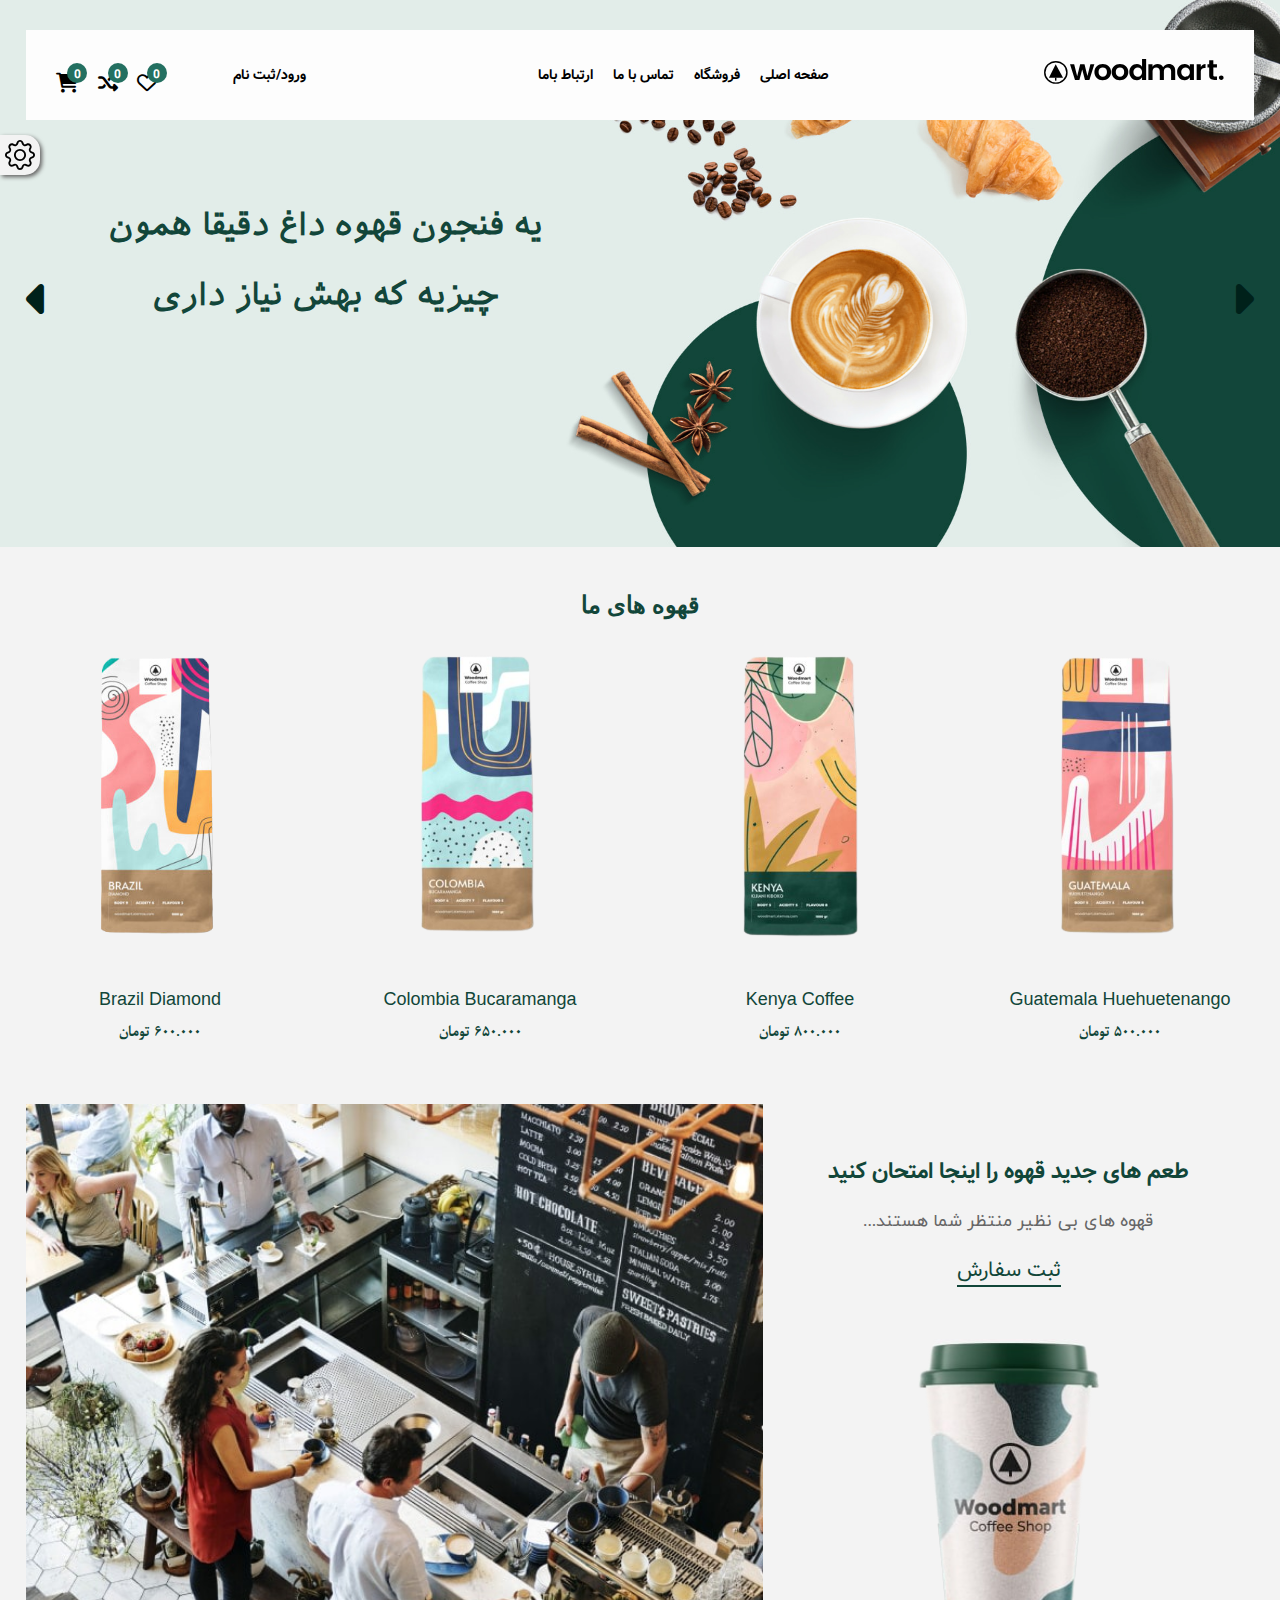
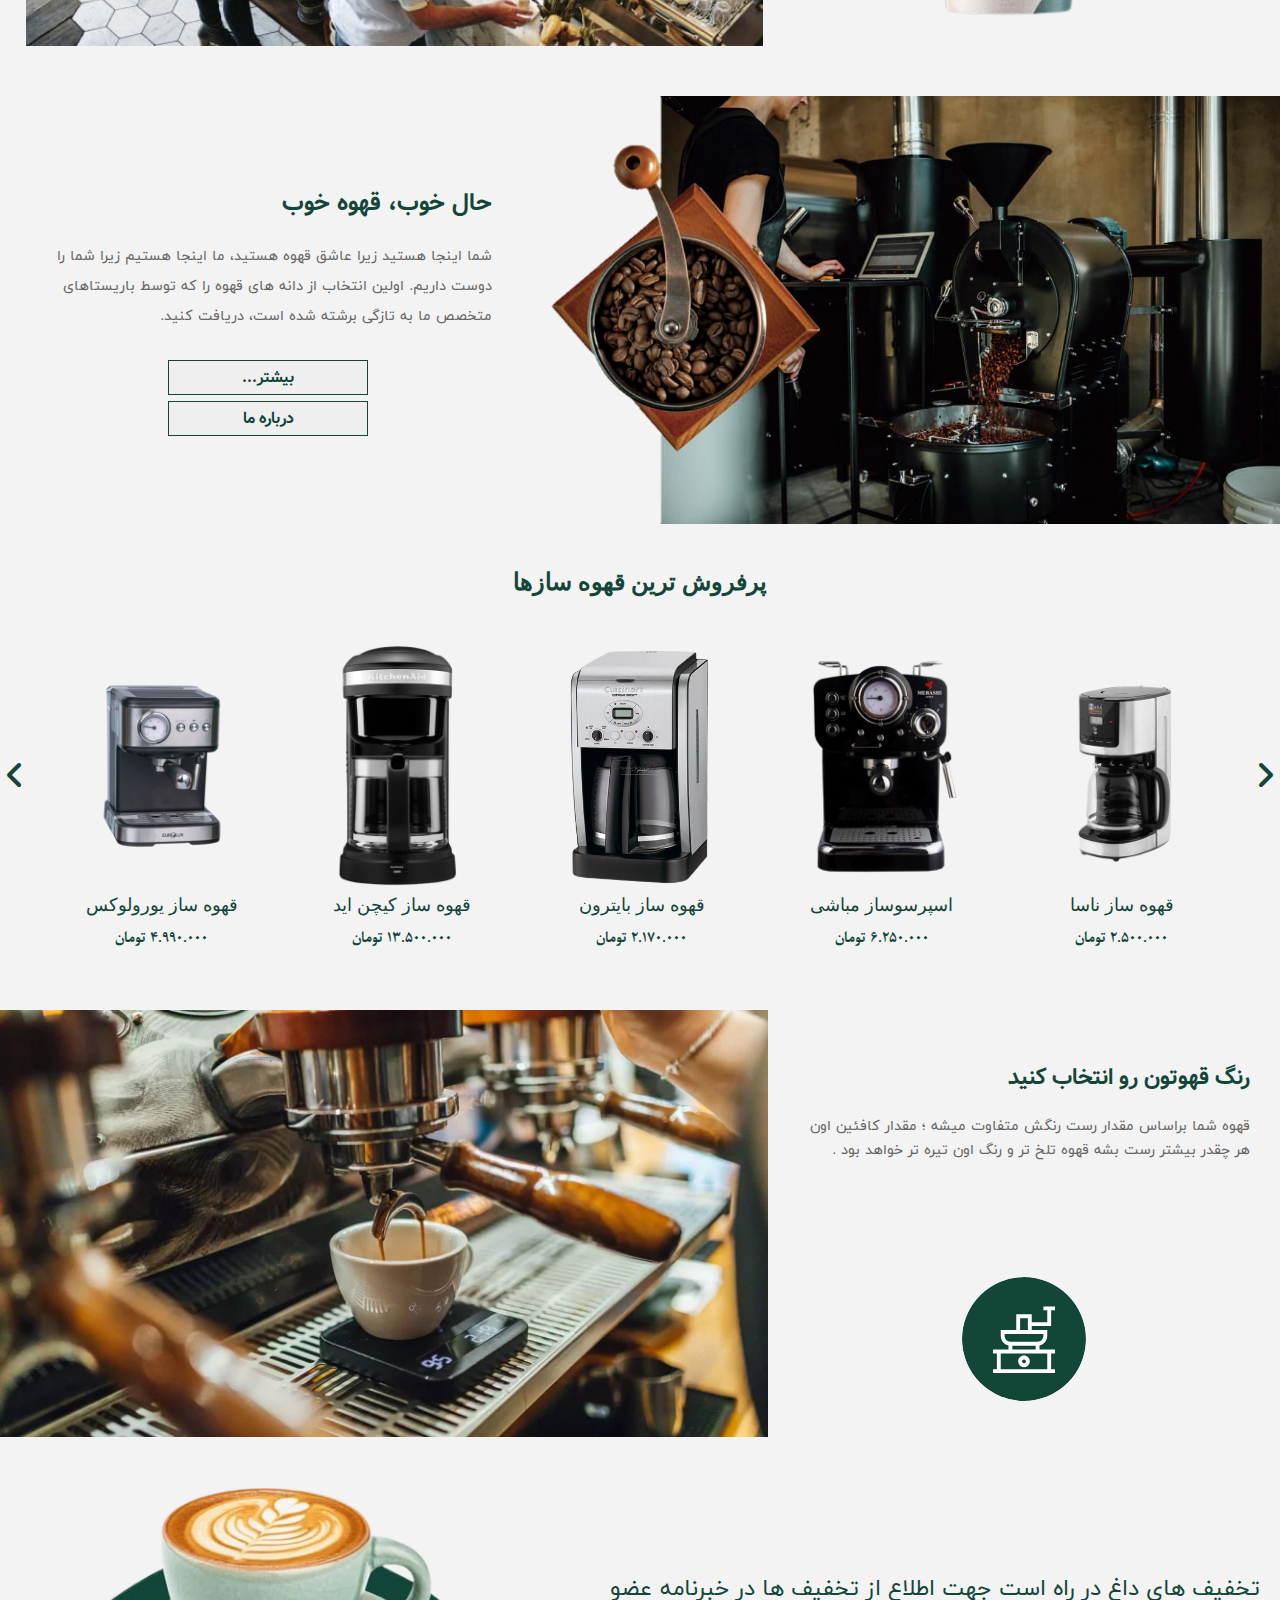
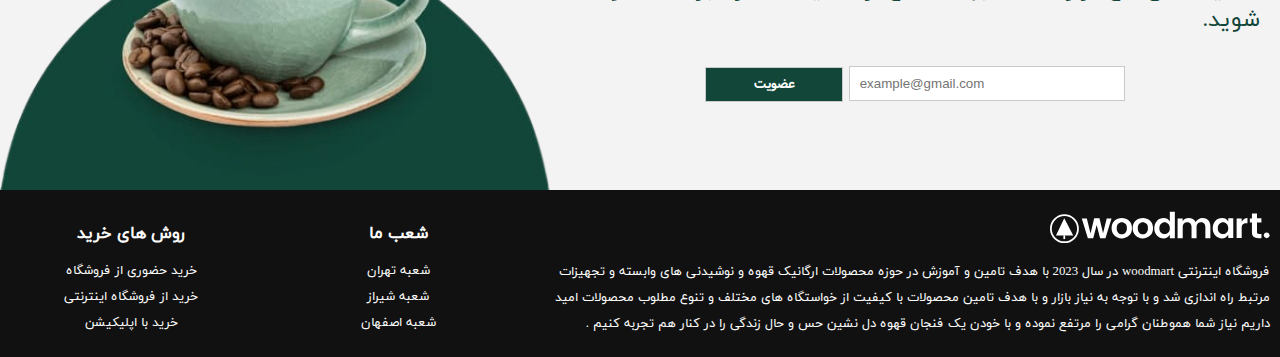
<file: index.html>
<!DOCTYPE html>
<html lang="fa-IR" dir="rtl">

<head>
    <meta charset="UTF-8">
    <meta http-equiv="X-UA-Compatible" content="IE=edge">
    <meta name="viewport" content="width=device-width, initial-scale=1.0">
    <title>Coffee Home</title>
    <link rel="stylesheet" href="includes/css/style.css">
    <link rel="stylesheet" href="includes/css/all.css">
    <script src="includes/js/app.js" defer></script>
    <script src="includes/js/mode.js" defer></script>
    <link rel="shortcut icon" href="images/icon/shortcut-icon.png" type="image/x-icon">
</head>

<body>
    <!-- header -->
    <header>
        <!-- slide show -->
        <div class="slideshow">
            <div class="cover">
                <img src="images/slide-show/coffee-slide-1.jpg" alt="slide cover" width="100%">
            </div>
            <div class="primary">
                <h2 class="title-first">یه فنجون قهوه داغ دقیقا همون چیزیه که بهش نیاز داری</h2>
            </div>
            <div class="poster">
                <img src="images/slide-show/coffee-slide-1.jpg" alt="slide show">
                <img src="images/slide-show/coffee-slide-2.jpg" alt="slide show">
                <img src="images/slide-show/coffee-slide-3.jpg" alt="slide show">
            </div>
            <div class="before-after">
                <i class="fa fa-caret-right"></i>
                <i class="fa fa-caret-left"></i>
            </div>
            <div class="nav content">
                <a href="#" class="logo">
                    <img class="main-logo" src="images/icon/1.svg" alt="logo" width="180px">
                </a>
                <div class="menu">
                    <ul>
                        <li> <a href="#">صفحه اصلی</a></li>
                        <li> <a href="#">فروشگاه</a></li>
                        <li> <a href="#">تماس با ما</a></li>
                        <li> <a href="#">ارتباط باما</a></li>
                    </ul>
                </div>
                <div class="login-cart">
                    <a href="login.html">ورود/ثبت نام</a>
                    <div class="shopping">
                        <a href="#" class="icon">
                            <div class="number">0</div>
                            <i class="far fa-heart"></i>
                        </a>
                        <a href="#" class="icon">
                            <div class="number">0</div>
                            <i class="fas fa-random"></i>
                        </a>
                        <a href="#" class="icon">
                            <div class="number">0</div>
                            <i class="fa fa-cart-shopping"></i>
                        </a>

                    </div>
                </div>
            </div>
            <div class="nav-md content">
                <div class="hamburger-menu">
                    <i class="fas fa-bars"></i>
                </div>
                <a href="#" class="logo">
                    <img class="main-logo" src="images/icon/1.svg" alt="logo" width="180px">
                </a>
                <div class="login-cart">
                    <div class="shopping">
                        <a href="#" class="icon">
                            <div class="number">0</div>
                            <i class="fa fa-cart-shopping"></i>
                        </a>
                    </div>
                </div>
            </div>
            <div class="dropdown content">
                <div class="close content">
                    <i class="fa fa-close"></i>
                </div>
                <input class="content" type="search" name="search" placeholder="جستجو">
                <ul class="menu">
                    <li><a href="#">صفحه اصلی</a></li>
                    <li><a href="#">فروشگاه</a></li>
                    <li><a href="login.html">ورود/ثبت نام</a></li>
                    <li><a href="#">تماس با ما</a></li>
                    <li><a href="#">ارتباط با ما</a></li>
                </ul>
            </div>
        </div>
    </header>
    <div class="main-content">
        <!-- menu setting -->
        <div class="menu-setting">
            <div class="icon">
                <svg xmlns="http://www.w3.org/2000/svg" width="30" height="30" fill="currentColor" class="bi bi-gear"
                    viewBox="0 0 16 16">
                    <path
                        d="M8 4.754a3.246 3.246 0 1 0 0 6.492 3.246 3.246 0 0 0 0-6.492zM5.754 8a2.246 2.246 0 1 1 4.492 0 2.246 2.246 0 0 1-4.492 0z" />
                    <path
                        d="M9.796 1.343c-.527-1.79-3.065-1.79-3.592 0l-.094.319a.873.873 0 0 1-1.255.52l-.292-.16c-1.64-.892-3.433.902-2.54 2.541l.159.292a.873.873 0 0 1-.52 1.255l-.319.094c-1.79.527-1.79 3.065 0 3.592l.319.094a.873.873 0 0 1 .52 1.255l-.16.292c-.892 1.64.901 3.434 2.541 2.54l.292-.159a.873.873 0 0 1 1.255.52l.094.319c.527 1.79 3.065 1.79 3.592 0l.094-.319a.873.873 0 0 1 1.255-.52l.292.16c1.64.893 3.434-.902 2.54-2.541l-.159-.292a.873.873 0 0 1 .52-1.255l.319-.094c1.79-.527 1.79-3.065 0-3.592l-.319-.094a.873.873 0 0 1-.52-1.255l.16-.292c.893-1.64-.902-3.433-2.541-2.54l-.292.159a.873.873 0 0 1-1.255-.52l-.094-.319zm-2.633.283c.246-.835 1.428-.835 1.674 0l.094.319a1.873 1.873 0 0 0 2.693 1.115l.291-.16c.764-.415 1.6.42 1.184 1.185l-.159.292a1.873 1.873 0 0 0 1.116 2.692l.318.094c.835.246.835 1.428 0 1.674l-.319.094a1.873 1.873 0 0 0-1.115 2.693l.16.291c.415.764-.42 1.6-1.185 1.184l-.291-.159a1.873 1.873 0 0 0-2.693 1.116l-.094.318c-.246.835-1.428.835-1.674 0l-.094-.319a1.873 1.873 0 0 0-2.692-1.115l-.292.16c-.764.415-1.6-.42-1.184-1.185l.159-.291A1.873 1.873 0 0 0 1.945 8.93l-.319-.094c-.835-.246-.835-1.428 0-1.674l.319-.094A1.873 1.873 0 0 0 3.06 4.377l-.16-.292c-.415-.764.42-1.6 1.185-1.184l.292.159a1.873 1.873 0 0 0 2.692-1.115l.094-.319z" />
                </svg>
            </div>
            <h4> تنظیمات نمایش</h4>
            <span> فونت ها:</span>
            <p class="vazir">فونت وزیر</p>
            <p class="vazir-bold">فونت وزیر-بولد</p>
            <p class="parastoo">فونت پرستو</p>
            <p class="yekan">فونت یکان</p>
            <p class="iranianSans">فونت ایران سنس</p>
            <span>تم شب و روز:</span>
            <div class="mode">
                <i class="fas fa-sun"></i>
            </div>
        </div>
        <!-- nav bottom  -->
        <div class="nav-bottom-md">
            <a href="#" class="icon">
                <div class="number">
                    <span>0</span>
                </div>
                <svg xmlns="http://www.w3.org/2000/svg" width="25" height="25" fill="currentColor" class="bi bi-shuffle"
                    viewBox="0 0 16 16">
                    <path fill-rule="evenodd"
                        d="M0 3.5A.5.5 0 0 1 .5 3H1c2.202 0 3.827 1.24 4.874 2.418.49.552.865 1.102 1.126 1.532.26-.43.636-.98 1.126-1.532C9.173 4.24 10.798 3 13 3v1c-1.798 0-3.173 1.01-4.126 2.082A9.624 9.624 0 0 0 7.556 8a9.624 9.624 0 0 0 1.317 1.918C9.828 10.99 11.204 12 13 12v1c-2.202 0-3.827-1.24-4.874-2.418A10.595 10.595 0 0 1 7 9.05c-.26.43-.636.98-1.126 1.532C4.827 11.76 3.202 13 1 13H.5a.5.5 0 0 1 0-1H1c1.798 0 3.173-1.01 4.126-2.082A9.624 9.624 0 0 0 6.444 8a9.624 9.624 0 0 0-1.317-1.918C4.172 5.01 2.796 4 1 4H.5a.5.5 0 0 1-.5-.5z" />
                    <path
                        d="M13 5.466V1.534a.25.25 0 0 1 .41-.192l2.36 1.966c.12.1.12.284 0 .384l-2.36 1.966a.25.25 0 0 1-.41-.192zm0 9v-3.932a.25.25 0 0 1 .41-.192l2.36 1.966c.12.1.12.284 0 .384l-2.36 1.966a.25.25 0 0 1-.41-.192z" />
                </svg>
                <span>مقایسه</span>
            </a>
            <a href="#" class="icon">
                <svg xmlns="http://www.w3.org/2000/svg" width="25" height="25" fill="currentColor" class="bi bi-person"
                    viewBox="0 0 16 16">
                    <path
                        d="M8 8a3 3 0 1 0 0-6 3 3 0 0 0 0 6Zm2-3a2 2 0 1 1-4 0 2 2 0 0 1 4 0Zm4 8c0 1-1 1-1 1H3s-1 0-1-1 1-4 6-4 6 3 6 4Zm-1-.004c-.001-.246-.154-.986-.832-1.664C11.516 10.68 10.289 10 8 10c-2.29 0-3.516.68-4.168 1.332-.678.678-.83 1.418-.832 1.664h10Z" />
                </svg>
                <span>پروفایل</span>
            </a>
            <a href="#" class="icon">
                <div class="number">
                    <span>0</span>
                </div>
                <svg xmlns="http://www.w3.org/2000/svg" width="25" height="25" fill="currentColor" class="bi bi-heart"
                    viewBox="0 0 16 16">
                    <path
                        d="m8 2.748-.717-.737C5.6.281 2.514.878 1.4 3.053c-.523 1.023-.641 2.5.314 4.385.92 1.815 2.834 3.989 6.286 6.357 3.452-2.368 5.365-4.542 6.286-6.357.955-1.886.838-3.362.314-4.385C13.486.878 10.4.28 8.717 2.01L8 2.748zM8 15C-7.333 4.868 3.279-3.04 7.824 1.143c.06.055.119.112.176.171a3.12 3.12 0 0 1 .176-.17C12.72-3.042 23.333 4.867 8 15z" />
                </svg>
                <span>علاقه مند ها</span>
            </a>
            <a href="#" class="icon">
                <svg xmlns="http://www.w3.org/2000/svg" width="25" height="25" fill="currentColor" class="bi bi-shop"
                    viewBox="0 0 16 16">
                    <path
                        d="M2.97 1.35A1 1 0 0 1 3.73 1h8.54a1 1 0 0 1 .76.35l2.609 3.044A1.5 1.5 0 0 1 16 5.37v.255a2.375 2.375 0 0 1-4.25 1.458A2.371 2.371 0 0 1 9.875 8 2.37 2.37 0 0 1 8 7.083 2.37 2.37 0 0 1 6.125 8a2.37 2.37 0 0 1-1.875-.917A2.375 2.375 0 0 1 0 5.625V5.37a1.5 1.5 0 0 1 .361-.976l2.61-3.045zm1.78 4.275a1.375 1.375 0 0 0 2.75 0 .5.5 0 0 1 1 0 1.375 1.375 0 0 0 2.75 0 .5.5 0 0 1 1 0 1.375 1.375 0 1 0 2.75 0V5.37a.5.5 0 0 0-.12-.325L12.27 2H3.73L1.12 5.045A.5.5 0 0 0 1 5.37v.255a1.375 1.375 0 0 0 2.75 0 .5.5 0 0 1 1 0zM1.5 8.5A.5.5 0 0 1 2 9v6h1v-5a1 1 0 0 1 1-1h3a1 1 0 0 1 1 1v5h6V9a.5.5 0 0 1 1 0v6h.5a.5.5 0 0 1 0 1H.5a.5.5 0 0 1 0-1H1V9a.5.5 0 0 1 .5-.5zM4 15h3v-5H4v5zm5-5a1 1 0 0 1 1-1h2a1 1 0 0 1 1 1v3a1 1 0 0 1-1 1h-2a1 1 0 0 1-1-1v-3zm3 0h-2v3h2v-3z" />
                </svg>
                <span>فروشگاه</span>
            </a>
        </div>
        <!-- product -->
        <div class="product">
            <div class="title">
                <h2 class="content">قهوه های ما</h2>
            </div>
            <section>
                <div class="card">
                    <div class="image-product">
                        <a href="#">
                            <img src="images/product/1-2.png" alt="GUATEMALA" width="100%">
                            <img class="second-img" src="images/product/1-1.png" alt="GUATEMALA" width="100%">
                        </a>
                        <div class="button">
                            <svg xmlns="http://www.w3.org/2000/svg" width="25" height="25" fill="currentColor"
                                class="bi bi-heart like" viewBox="0 0 16 16">
                                <path
                                    d="m8 2.748-.717-.737C5.6.281 2.514.878 1.4 3.053c-.523 1.023-.641 2.5.314 4.385.92 1.815 2.834 3.989 6.286 6.357 3.452-2.368 5.365-4.542 6.286-6.357.955-1.886.838-3.362.314-4.385C13.486.878 10.4.28 8.717 2.01L8 2.748zM8 15C-7.333 4.868 3.279-3.04 7.824 1.143c.06.055.119.112.176.171a3.12 3.12 0 0 1 .176-.17C12.72-3.042 23.333 4.867 8 15z" />
                            </svg>
                            <svg xmlns="http://www.w3.org/2000/svg" width="25" height="25" fill="currentColor"
                                class="bi bi-shuffle" viewBox="0 0 16 16">
                                <path fill-rule="evenodd"
                                    d="M0 3.5A.5.5 0 0 1 .5 3H1c2.202 0 3.827 1.24 4.874 2.418.49.552.865 1.102 1.126 1.532.26-.43.636-.98 1.126-1.532C9.173 4.24 10.798 3 13 3v1c-1.798 0-3.173 1.01-4.126 2.082A9.624 9.624 0 0 0 7.556 8a9.624 9.624 0 0 0 1.317 1.918C9.828 10.99 11.204 12 13 12v1c-2.202 0-3.827-1.24-4.874-2.418A10.595 10.595 0 0 1 7 9.05c-.26.43-.636.98-1.126 1.532C4.827 11.76 3.202 13 1 13H.5a.5.5 0 0 1 0-1H1c1.798 0 3.173-1.01 4.126-2.082A9.624 9.624 0 0 0 6.444 8a9.624 9.624 0 0 0-1.317-1.918C4.172 5.01 2.796 4 1 4H.5a.5.5 0 0 1-.5-.5z" />
                                <path
                                    d="M13 5.466V1.534a.25.25 0 0 1 .41-.192l2.36 1.966c.12.1.12.284 0 .384l-2.36 1.966a.25.25 0 0 1-.41-.192zm0 9v-3.932a.25.25 0 0 1 .41-.192l2.36 1.966c.12.1.12.284 0 .384l-2.36 1.966a.25.25 0 0 1-.41-.192z" />
                            </svg>
                            <svg xmlns="http://www.w3.org/2000/svg" width="25" height="25" fill="currentColor"
                                class="bi bi-cart3" viewBox="0 0 16 16">
                                <path
                                    d="M0 1.5A.5.5 0 0 1 .5 1H2a.5.5 0 0 1 .485.379L2.89 3H14.5a.5.5 0 0 1 .49.598l-1 5a.5.5 0 0 1-.465.401l-9.397.472L4.415 11H13a.5.5 0 0 1 0 1H4a.5.5 0 0 1-.491-.408L2.01 3.607 1.61 2H.5a.5.5 0 0 1-.5-.5zM3.102 4l.84 4.479 9.144-.459L13.89 4H3.102zM5 12a2 2 0 1 0 0 4 2 2 0 0 0 0-4zm7 0a2 2 0 1 0 0 4 2 2 0 0 0 0-4zm-7 1a1 1 0 1 1 0 2 1 1 0 0 1 0-2zm7 0a1 1 0 1 1 0 2 1 1 0 0 1 0-2z" />
                            </svg>
                        </div>
                    </div>
                    <span class="content font-sans-serif">Guatemala Huehuetenango</span>
                    <div class="price content">500.000 تومان</div>
                </div>
                <div class="card">
                    <div class="image-product">
                        <a href="#">
                            <img src="images/product/2-2.png" alt="GUATEMALA" width="100%">
                            <img class="second-img" src="images/product/2-1.png" alt="GUATEMALA" width="100%">
                        </a>
                        <div class="button">
                            <svg xmlns="http://www.w3.org/2000/svg" width="25" height="25" fill="currentColor"
                                class="bi bi-heart like" viewBox="0 0 16 16">
                                <path
                                    d="m8 2.748-.717-.737C5.6.281 2.514.878 1.4 3.053c-.523 1.023-.641 2.5.314 4.385.92 1.815 2.834 3.989 6.286 6.357 3.452-2.368 5.365-4.542 6.286-6.357.955-1.886.838-3.362.314-4.385C13.486.878 10.4.28 8.717 2.01L8 2.748zM8 15C-7.333 4.868 3.279-3.04 7.824 1.143c.06.055.119.112.176.171a3.12 3.12 0 0 1 .176-.17C12.72-3.042 23.333 4.867 8 15z" />
                            </svg>
                            <svg xmlns="http://www.w3.org/2000/svg" width="25" height="25" fill="currentColor"
                                class="bi bi-shuffle" viewBox="0 0 16 16">
                                <path fill-rule="evenodd"
                                    d="M0 3.5A.5.5 0 0 1 .5 3H1c2.202 0 3.827 1.24 4.874 2.418.49.552.865 1.102 1.126 1.532.26-.43.636-.98 1.126-1.532C9.173 4.24 10.798 3 13 3v1c-1.798 0-3.173 1.01-4.126 2.082A9.624 9.624 0 0 0 7.556 8a9.624 9.624 0 0 0 1.317 1.918C9.828 10.99 11.204 12 13 12v1c-2.202 0-3.827-1.24-4.874-2.418A10.595 10.595 0 0 1 7 9.05c-.26.43-.636.98-1.126 1.532C4.827 11.76 3.202 13 1 13H.5a.5.5 0 0 1 0-1H1c1.798 0 3.173-1.01 4.126-2.082A9.624 9.624 0 0 0 6.444 8a9.624 9.624 0 0 0-1.317-1.918C4.172 5.01 2.796 4 1 4H.5a.5.5 0 0 1-.5-.5z" />
                                <path
                                    d="M13 5.466V1.534a.25.25 0 0 1 .41-.192l2.36 1.966c.12.1.12.284 0 .384l-2.36 1.966a.25.25 0 0 1-.41-.192zm0 9v-3.932a.25.25 0 0 1 .41-.192l2.36 1.966c.12.1.12.284 0 .384l-2.36 1.966a.25.25 0 0 1-.41-.192z" />
                            </svg>
                            <svg xmlns="http://www.w3.org/2000/svg" width="25" height="25" fill="currentColor"
                                class="bi bi-cart3" viewBox="0 0 16 16">
                                <path
                                    d="M0 1.5A.5.5 0 0 1 .5 1H2a.5.5 0 0 1 .485.379L2.89 3H14.5a.5.5 0 0 1 .49.598l-1 5a.5.5 0 0 1-.465.401l-9.397.472L4.415 11H13a.5.5 0 0 1 0 1H4a.5.5 0 0 1-.491-.408L2.01 3.607 1.61 2H.5a.5.5 0 0 1-.5-.5zM3.102 4l.84 4.479 9.144-.459L13.89 4H3.102zM5 12a2 2 0 1 0 0 4 2 2 0 0 0 0-4zm7 0a2 2 0 1 0 0 4 2 2 0 0 0 0-4zm-7 1a1 1 0 1 1 0 2 1 1 0 0 1 0-2zm7 0a1 1 0 1 1 0 2 1 1 0 0 1 0-2z" />
                            </svg>
                        </div>
                    </div>
                    <span class="content font-sans-serif">Kenya Coffee</span>
                    <div class="price content">800.000 تومان</div>
                </div>
                <div class="card">
                    <div class="image-product">
                        <a href="#">
                            <img src="images/product/3-2.png" alt="GUATEMALA" width="100%">
                            <img class="second-img" src="images/product/3-1.png" alt="GUATEMALA" width="100%">
                        </a>
                        <div class="button">
                            <svg xmlns="http://www.w3.org/2000/svg" width="25" height="25" fill="currentColor"
                                class="bi bi-heart like" viewBox="0 0 16 16">
                                <path
                                    d="m8 2.748-.717-.737C5.6.281 2.514.878 1.4 3.053c-.523 1.023-.641 2.5.314 4.385.92 1.815 2.834 3.989 6.286 6.357 3.452-2.368 5.365-4.542 6.286-6.357.955-1.886.838-3.362.314-4.385C13.486.878 10.4.28 8.717 2.01L8 2.748zM8 15C-7.333 4.868 3.279-3.04 7.824 1.143c.06.055.119.112.176.171a3.12 3.12 0 0 1 .176-.17C12.72-3.042 23.333 4.867 8 15z" />
                            </svg>
                            <svg xmlns="http://www.w3.org/2000/svg" width="25" height="25" fill="currentColor"
                                class="bi bi-shuffle" viewBox="0 0 16 16">
                                <path fill-rule="evenodd"
                                    d="M0 3.5A.5.5 0 0 1 .5 3H1c2.202 0 3.827 1.24 4.874 2.418.49.552.865 1.102 1.126 1.532.26-.43.636-.98 1.126-1.532C9.173 4.24 10.798 3 13 3v1c-1.798 0-3.173 1.01-4.126 2.082A9.624 9.624 0 0 0 7.556 8a9.624 9.624 0 0 0 1.317 1.918C9.828 10.99 11.204 12 13 12v1c-2.202 0-3.827-1.24-4.874-2.418A10.595 10.595 0 0 1 7 9.05c-.26.43-.636.98-1.126 1.532C4.827 11.76 3.202 13 1 13H.5a.5.5 0 0 1 0-1H1c1.798 0 3.173-1.01 4.126-2.082A9.624 9.624 0 0 0 6.444 8a9.624 9.624 0 0 0-1.317-1.918C4.172 5.01 2.796 4 1 4H.5a.5.5 0 0 1-.5-.5z" />
                                <path
                                    d="M13 5.466V1.534a.25.25 0 0 1 .41-.192l2.36 1.966c.12.1.12.284 0 .384l-2.36 1.966a.25.25 0 0 1-.41-.192zm0 9v-3.932a.25.25 0 0 1 .41-.192l2.36 1.966c.12.1.12.284 0 .384l-2.36 1.966a.25.25 0 0 1-.41-.192z" />
                            </svg>
                            <svg xmlns="http://www.w3.org/2000/svg" width="25" height="25" fill="currentColor"
                                class="bi bi-cart3" viewBox="0 0 16 16">
                                <path
                                    d="M0 1.5A.5.5 0 0 1 .5 1H2a.5.5 0 0 1 .485.379L2.89 3H14.5a.5.5 0 0 1 .49.598l-1 5a.5.5 0 0 1-.465.401l-9.397.472L4.415 11H13a.5.5 0 0 1 0 1H4a.5.5 0 0 1-.491-.408L2.01 3.607 1.61 2H.5a.5.5 0 0 1-.5-.5zM3.102 4l.84 4.479 9.144-.459L13.89 4H3.102zM5 12a2 2 0 1 0 0 4 2 2 0 0 0 0-4zm7 0a2 2 0 1 0 0 4 2 2 0 0 0 0-4zm-7 1a1 1 0 1 1 0 2 1 1 0 0 1 0-2zm7 0a1 1 0 1 1 0 2 1 1 0 0 1 0-2z" />
                            </svg>
                        </div>
                    </div>
                    <span class="content font-sans-serif">Colombia Bucaramanga</span>
                    <div class="price content">650.000 تومان</div>
                </div>
                <div class="card">
                    <div class="image-product">
                        <a href="#">
                            <img src="images/product/4-2.png" alt="GUATEMALA" width="100%">
                            <img class="second-img" src="images/product/4-1.png" alt="GUATEMALA" width="100%">
                        </a>
                        <div class="button">
                            <svg xmlns="http://www.w3.org/2000/svg" width="25" height="25" fill="currentColor"
                                class="bi bi-heart like" viewBox="0 0 16 16">
                                <path
                                    d="m8 2.748-.717-.737C5.6.281 2.514.878 1.4 3.053c-.523 1.023-.641 2.5.314 4.385.92 1.815 2.834 3.989 6.286 6.357 3.452-2.368 5.365-4.542 6.286-6.357.955-1.886.838-3.362.314-4.385C13.486.878 10.4.28 8.717 2.01L8 2.748zM8 15C-7.333 4.868 3.279-3.04 7.824 1.143c.06.055.119.112.176.171a3.12 3.12 0 0 1 .176-.17C12.72-3.042 23.333 4.867 8 15z" />
                            </svg>
                            <svg xmlns="http://www.w3.org/2000/svg" width="25" height="25" fill="currentColor"
                                class="bi bi-shuffle" viewBox="0 0 16 16">
                                <path fill-rule="evenodd"
                                    d="M0 3.5A.5.5 0 0 1 .5 3H1c2.202 0 3.827 1.24 4.874 2.418.49.552.865 1.102 1.126 1.532.26-.43.636-.98 1.126-1.532C9.173 4.24 10.798 3 13 3v1c-1.798 0-3.173 1.01-4.126 2.082A9.624 9.624 0 0 0 7.556 8a9.624 9.624 0 0 0 1.317 1.918C9.828 10.99 11.204 12 13 12v1c-2.202 0-3.827-1.24-4.874-2.418A10.595 10.595 0 0 1 7 9.05c-.26.43-.636.98-1.126 1.532C4.827 11.76 3.202 13 1 13H.5a.5.5 0 0 1 0-1H1c1.798 0 3.173-1.01 4.126-2.082A9.624 9.624 0 0 0 6.444 8a9.624 9.624 0 0 0-1.317-1.918C4.172 5.01 2.796 4 1 4H.5a.5.5 0 0 1-.5-.5z" />
                                <path
                                    d="M13 5.466V1.534a.25.25 0 0 1 .41-.192l2.36 1.966c.12.1.12.284 0 .384l-2.36 1.966a.25.25 0 0 1-.41-.192zm0 9v-3.932a.25.25 0 0 1 .41-.192l2.36 1.966c.12.1.12.284 0 .384l-2.36 1.966a.25.25 0 0 1-.41-.192z" />
                            </svg>
                            <svg xmlns="http://www.w3.org/2000/svg" width="25" height="25" fill="currentColor"
                                class="bi bi-cart3" viewBox="0 0 16 16">
                                <path
                                    d="M0 1.5A.5.5 0 0 1 .5 1H2a.5.5 0 0 1 .485.379L2.89 3H14.5a.5.5 0 0 1 .49.598l-1 5a.5.5 0 0 1-.465.401l-9.397.472L4.415 11H13a.5.5 0 0 1 0 1H4a.5.5 0 0 1-.491-.408L2.01 3.607 1.61 2H.5a.5.5 0 0 1-.5-.5zM3.102 4l.84 4.479 9.144-.459L13.89 4H3.102zM5 12a2 2 0 1 0 0 4 2 2 0 0 0 0-4zm7 0a2 2 0 1 0 0 4 2 2 0 0 0 0-4zm-7 1a1 1 0 1 1 0 2 1 1 0 0 1 0-2zm7 0a1 1 0 1 1 0 2 1 1 0 0 1 0-2z" />
                            </svg>
                        </div>
                    </div>
                    <span class="content font-sans-serif">Brazil Diamond</span>
                    <div class="price content">600.000 تومان</div>
                </div>
            </section>
        </div>
        <div class="advertising">
            <div class="taking-orders">
                <p class="title content">طعم های جدید قهوه را اینجا امتحان کنید</p>
                <p class="des content">قهوه های بی نظیر منتظر شما هستند...</p>
                <span class="content">ثبت سفارش</span>
                <div class="poster">
                    <img src="images/poster/1.png" alt="coffee" width="100%">
                </div>
                <div class="order content">
                    <div class="close-order">
                        <div class="title-order content">
                            <h3>فرم سفارش</h3>
                        </div>
                        <svg xmlns="http://www.w3.org/2000/svg" width="25" height="25" fill="currentColor"
                            class="bi bi-x-lg cursor" viewBox="0 0 16 16">
                            <path
                                d="M2.146 2.854a.5.5 0 1 1 .708-.708L8 7.293l5.146-5.147a.5.5 0 0 1 .708.708L8.707 8l5.147 5.146a.5.5 0 0 1-.708.708L8 8.707l-5.146 5.147a.5.5 0 0 1-.708-.708L7.293 8 2.146 2.854Z" />
                        </svg>
                    </div>
                    <form>
                        <div class="input content">
                            <label class="content">وضعیت اشتراک</label>
                            <select class="content">
                                <option id="yes">--</option>
                                <option id="yes">اشتراک دارم</option>
                                <option id="no">اشتراک ندارم</option>
                            </select>
                        </div>
                        <div class="input content">
                            <label class="content">کد اشتراک</label>
                            <input class="content" type="number">
                        </div>
                        <div class="input content">
                            <label class="content"> نام</label>
                            <input class="content" type="text">
                        </div>
                        <div class="input content">
                            <label class="content">نام خانوادگی</label>
                            <input class="content" type="text">

                        </div>
                        <div class="input content">
                            <label class="content">انتخاب قهوه</label>
                            <select class="content">
                                <option>--</option>
                                <option>Guatemala Huehuetenango</option>
                                <option>Kenya Coffee</option>
                                <option>Colombia Bucaramanga</option>
                                <option>Brazil Diamond</option>
                            </select>
                        </div>
                        <div class="input content">
                            <label class="content">شماره تماس</label>
                            <input class="content" type="number">
                        </div>
                        <div class="input address content">
                            <label class="content">آدرس</label>
                            <input class="content" type="text">
                        </div>
                        <div class="input submit content">
                            <input class="content" type="submit" value="ثبت سفارش">
                        </div>
                    </form>
                </div>
            </div>
            <div class="find-us">
                <div class="poster">
                    <img src="images/poster/2.jpg" alt="coffee" width="100%">
                </div>
            </div>
        </div>
        <div class="finely-coffee">
            <div class="poster">
                <img src="images/poster/3.png" alt="coffee" width="100%">
            </div>
            <div class="caption-finely-coffee">
                <p class="title content">
                    حال خوب، قهوه خوب
                </p>
                <p class="des content">
                    شما اینجا هستید زیرا عاشق قهوه هستید، ما اینجا هستیم زیرا شما را دوست داریم. اولین انتخاب از دانه
                    های قهوه را که توسط باریستاهای متخصص ما به تازگی برشته شده است، دریافت کنید.
                </p>
                <div class="btn">
                    <button>بیشتر...</button>
                    <button>درباره ما</button>
                </div>
            </div>
        </div>
        <!-- product -->
        <div class="product Second-products">
            <div class="title">
                <h2 class="content">پرفروش ترین قهوه سازها</h2>
            </div>
            <section>
                <div class="card">
                    <div class="image-product">
                        <a href="#">
                            <img src="images/product/5-2.png" alt="nasa" width="100%">
                            <img class="second-img" src="images/product/5-1.png" alt="nasa" width="100%">
                        </a>
                        <div class="button">
                            <svg xmlns="http://www.w3.org/2000/svg" width="25" height="25" fill="currentColor"
                                class="bi bi-heart like" viewBox="0 0 16 16">
                                <path
                                    d="m8 2.748-.717-.737C5.6.281 2.514.878 1.4 3.053c-.523 1.023-.641 2.5.314 4.385.92 1.815 2.834 3.989 6.286 6.357 3.452-2.368 5.365-4.542 6.286-6.357.955-1.886.838-3.362.314-4.385C13.486.878 10.4.28 8.717 2.01L8 2.748zM8 15C-7.333 4.868 3.279-3.04 7.824 1.143c.06.055.119.112.176.171a3.12 3.12 0 0 1 .176-.17C12.72-3.042 23.333 4.867 8 15z" />
                            </svg>
                            <svg xmlns="http://www.w3.org/2000/svg" width="25" height="25" fill="currentColor"
                                class="bi bi-shuffle" viewBox="0 0 16 16">
                                <path fill-rule="evenodd"
                                    d="M0 3.5A.5.5 0 0 1 .5 3H1c2.202 0 3.827 1.24 4.874 2.418.49.552.865 1.102 1.126 1.532.26-.43.636-.98 1.126-1.532C9.173 4.24 10.798 3 13 3v1c-1.798 0-3.173 1.01-4.126 2.082A9.624 9.624 0 0 0 7.556 8a9.624 9.624 0 0 0 1.317 1.918C9.828 10.99 11.204 12 13 12v1c-2.202 0-3.827-1.24-4.874-2.418A10.595 10.595 0 0 1 7 9.05c-.26.43-.636.98-1.126 1.532C4.827 11.76 3.202 13 1 13H.5a.5.5 0 0 1 0-1H1c1.798 0 3.173-1.01 4.126-2.082A9.624 9.624 0 0 0 6.444 8a9.624 9.624 0 0 0-1.317-1.918C4.172 5.01 2.796 4 1 4H.5a.5.5 0 0 1-.5-.5z" />
                                <path
                                    d="M13 5.466V1.534a.25.25 0 0 1 .41-.192l2.36 1.966c.12.1.12.284 0 .384l-2.36 1.966a.25.25 0 0 1-.41-.192zm0 9v-3.932a.25.25 0 0 1 .41-.192l2.36 1.966c.12.1.12.284 0 .384l-2.36 1.966a.25.25 0 0 1-.41-.192z" />
                            </svg>
                            <svg xmlns="http://www.w3.org/2000/svg" width="25" height="25" fill="currentColor"
                                class="bi bi-cart3" viewBox="0 0 16 16">
                                <path
                                    d="M0 1.5A.5.5 0 0 1 .5 1H2a.5.5 0 0 1 .485.379L2.89 3H14.5a.5.5 0 0 1 .49.598l-1 5a.5.5 0 0 1-.465.401l-9.397.472L4.415 11H13a.5.5 0 0 1 0 1H4a.5.5 0 0 1-.491-.408L2.01 3.607 1.61 2H.5a.5.5 0 0 1-.5-.5zM3.102 4l.84 4.479 9.144-.459L13.89 4H3.102zM5 12a2 2 0 1 0 0 4 2 2 0 0 0 0-4zm7 0a2 2 0 1 0 0 4 2 2 0 0 0 0-4zm-7 1a1 1 0 1 1 0 2 1 1 0 0 1 0-2zm7 0a1 1 0 1 1 0 2 1 1 0 0 1 0-2z" />
                            </svg>
                        </div>
                    </div>
                    <span class="content font-sans-serif">قهوه ساز ناسا</span>
                    <div class="price content">2.500.000 تومان</div>
                </div>
                <div class="card">
                    <div class="image-product">
                        <a href="#">
                            <img src="images/product/6-2.png" alt="mebashi" width="100%">
                            <img class="second-img" src="images/product/6-1.png" alt="mebashi" width="100%">
                        </a>
                        <div class="button">
                            <svg xmlns="http://www.w3.org/2000/svg" width="25" height="25" fill="currentColor"
                                class="bi bi-heart like" viewBox="0 0 16 16">
                                <path
                                    d="m8 2.748-.717-.737C5.6.281 2.514.878 1.4 3.053c-.523 1.023-.641 2.5.314 4.385.92 1.815 2.834 3.989 6.286 6.357 3.452-2.368 5.365-4.542 6.286-6.357.955-1.886.838-3.362.314-4.385C13.486.878 10.4.28 8.717 2.01L8 2.748zM8 15C-7.333 4.868 3.279-3.04 7.824 1.143c.06.055.119.112.176.171a3.12 3.12 0 0 1 .176-.17C12.72-3.042 23.333 4.867 8 15z" />
                            </svg>
                            <svg xmlns="http://www.w3.org/2000/svg" width="25" height="25" fill="currentColor"
                                class="bi bi-shuffle" viewBox="0 0 16 16">
                                <path fill-rule="evenodd"
                                    d="M0 3.5A.5.5 0 0 1 .5 3H1c2.202 0 3.827 1.24 4.874 2.418.49.552.865 1.102 1.126 1.532.26-.43.636-.98 1.126-1.532C9.173 4.24 10.798 3 13 3v1c-1.798 0-3.173 1.01-4.126 2.082A9.624 9.624 0 0 0 7.556 8a9.624 9.624 0 0 0 1.317 1.918C9.828 10.99 11.204 12 13 12v1c-2.202 0-3.827-1.24-4.874-2.418A10.595 10.595 0 0 1 7 9.05c-.26.43-.636.98-1.126 1.532C4.827 11.76 3.202 13 1 13H.5a.5.5 0 0 1 0-1H1c1.798 0 3.173-1.01 4.126-2.082A9.624 9.624 0 0 0 6.444 8a9.624 9.624 0 0 0-1.317-1.918C4.172 5.01 2.796 4 1 4H.5a.5.5 0 0 1-.5-.5z" />
                                <path
                                    d="M13 5.466V1.534a.25.25 0 0 1 .41-.192l2.36 1.966c.12.1.12.284 0 .384l-2.36 1.966a.25.25 0 0 1-.41-.192zm0 9v-3.932a.25.25 0 0 1 .41-.192l2.36 1.966c.12.1.12.284 0 .384l-2.36 1.966a.25.25 0 0 1-.41-.192z" />
                            </svg>
                            <svg xmlns="http://www.w3.org/2000/svg" width="25" height="25" fill="currentColor"
                                class="bi bi-cart3" viewBox="0 0 16 16">
                                <path
                                    d="M0 1.5A.5.5 0 0 1 .5 1H2a.5.5 0 0 1 .485.379L2.89 3H14.5a.5.5 0 0 1 .49.598l-1 5a.5.5 0 0 1-.465.401l-9.397.472L4.415 11H13a.5.5 0 0 1 0 1H4a.5.5 0 0 1-.491-.408L2.01 3.607 1.61 2H.5a.5.5 0 0 1-.5-.5zM3.102 4l.84 4.479 9.144-.459L13.89 4H3.102zM5 12a2 2 0 1 0 0 4 2 2 0 0 0 0-4zm7 0a2 2 0 1 0 0 4 2 2 0 0 0 0-4zm-7 1a1 1 0 1 1 0 2 1 1 0 0 1 0-2zm7 0a1 1 0 1 1 0 2 1 1 0 0 1 0-2z" />
                            </svg>
                        </div>
                    </div>
                    <span class="content font-sans-serif">اسپرسوساز مباشی</span>
                    <div class="price content">6.250.000 تومان</div>
                </div>
                <div class="card">
                    <div class="image-product">
                        <a href="#">
                            <img src="images/product/7-2.png" alt="bitron" width="100%">
                            <img class="second-img" src="images/product/7-1.png" alt="bitron" width="100%">
                        </a>
                        <div class="button">
                            <svg xmlns="http://www.w3.org/2000/svg" width="25" height="25" fill="currentColor"
                                class="bi bi-heart like" viewBox="0 0 16 16">
                                <path
                                    d="m8 2.748-.717-.737C5.6.281 2.514.878 1.4 3.053c-.523 1.023-.641 2.5.314 4.385.92 1.815 2.834 3.989 6.286 6.357 3.452-2.368 5.365-4.542 6.286-6.357.955-1.886.838-3.362.314-4.385C13.486.878 10.4.28 8.717 2.01L8 2.748zM8 15C-7.333 4.868 3.279-3.04 7.824 1.143c.06.055.119.112.176.171a3.12 3.12 0 0 1 .176-.17C12.72-3.042 23.333 4.867 8 15z" />
                            </svg>
                            <svg xmlns="http://www.w3.org/2000/svg" width="25" height="25" fill="currentColor"
                                class="bi bi-shuffle" viewBox="0 0 16 16">
                                <path fill-rule="evenodd"
                                    d="M0 3.5A.5.5 0 0 1 .5 3H1c2.202 0 3.827 1.24 4.874 2.418.49.552.865 1.102 1.126 1.532.26-.43.636-.98 1.126-1.532C9.173 4.24 10.798 3 13 3v1c-1.798 0-3.173 1.01-4.126 2.082A9.624 9.624 0 0 0 7.556 8a9.624 9.624 0 0 0 1.317 1.918C9.828 10.99 11.204 12 13 12v1c-2.202 0-3.827-1.24-4.874-2.418A10.595 10.595 0 0 1 7 9.05c-.26.43-.636.98-1.126 1.532C4.827 11.76 3.202 13 1 13H.5a.5.5 0 0 1 0-1H1c1.798 0 3.173-1.01 4.126-2.082A9.624 9.624 0 0 0 6.444 8a9.624 9.624 0 0 0-1.317-1.918C4.172 5.01 2.796 4 1 4H.5a.5.5 0 0 1-.5-.5z" />
                                <path
                                    d="M13 5.466V1.534a.25.25 0 0 1 .41-.192l2.36 1.966c.12.1.12.284 0 .384l-2.36 1.966a.25.25 0 0 1-.41-.192zm0 9v-3.932a.25.25 0 0 1 .41-.192l2.36 1.966c.12.1.12.284 0 .384l-2.36 1.966a.25.25 0 0 1-.41-.192z" />
                            </svg>
                            <svg xmlns="http://www.w3.org/2000/svg" width="25" height="25" fill="currentColor"
                                class="bi bi-cart3" viewBox="0 0 16 16">
                                <path
                                    d="M0 1.5A.5.5 0 0 1 .5 1H2a.5.5 0 0 1 .485.379L2.89 3H14.5a.5.5 0 0 1 .49.598l-1 5a.5.5 0 0 1-.465.401l-9.397.472L4.415 11H13a.5.5 0 0 1 0 1H4a.5.5 0 0 1-.491-.408L2.01 3.607 1.61 2H.5a.5.5 0 0 1-.5-.5zM3.102 4l.84 4.479 9.144-.459L13.89 4H3.102zM5 12a2 2 0 1 0 0 4 2 2 0 0 0 0-4zm7 0a2 2 0 1 0 0 4 2 2 0 0 0 0-4zm-7 1a1 1 0 1 1 0 2 1 1 0 0 1 0-2zm7 0a1 1 0 1 1 0 2 1 1 0 0 1 0-2z" />
                            </svg>
                        </div>
                    </div>
                    <span class="content font-sans-serif">قهوه ساز بایترون</span>
                    <div class="price content">2.170.000 تومان</div>
                </div>
                <div class="card">
                    <div class="image-product">
                        <a href="#">
                            <img src="images/product/8-2.png" alt="kitchenaid" width="100%">
                            <img class="second-img" src="images/product/8-1.png" alt="kitchenaid" width="100%">
                        </a>
                        <div class="button">
                            <svg xmlns="http://www.w3.org/2000/svg" width="25" height="25" fill="currentColor"
                                class="bi bi-heart like" viewBox="0 0 16 16">
                                <path
                                    d="m8 2.748-.717-.737C5.6.281 2.514.878 1.4 3.053c-.523 1.023-.641 2.5.314 4.385.92 1.815 2.834 3.989 6.286 6.357 3.452-2.368 5.365-4.542 6.286-6.357.955-1.886.838-3.362.314-4.385C13.486.878 10.4.28 8.717 2.01L8 2.748zM8 15C-7.333 4.868 3.279-3.04 7.824 1.143c.06.055.119.112.176.171a3.12 3.12 0 0 1 .176-.17C12.72-3.042 23.333 4.867 8 15z" />
                            </svg>
                            <svg xmlns="http://www.w3.org/2000/svg" width="25" height="25" fill="currentColor"
                                class="bi bi-shuffle" viewBox="0 0 16 16">
                                <path fill-rule="evenodd"
                                    d="M0 3.5A.5.5 0 0 1 .5 3H1c2.202 0 3.827 1.24 4.874 2.418.49.552.865 1.102 1.126 1.532.26-.43.636-.98 1.126-1.532C9.173 4.24 10.798 3 13 3v1c-1.798 0-3.173 1.01-4.126 2.082A9.624 9.624 0 0 0 7.556 8a9.624 9.624 0 0 0 1.317 1.918C9.828 10.99 11.204 12 13 12v1c-2.202 0-3.827-1.24-4.874-2.418A10.595 10.595 0 0 1 7 9.05c-.26.43-.636.98-1.126 1.532C4.827 11.76 3.202 13 1 13H.5a.5.5 0 0 1 0-1H1c1.798 0 3.173-1.01 4.126-2.082A9.624 9.624 0 0 0 6.444 8a9.624 9.624 0 0 0-1.317-1.918C4.172 5.01 2.796 4 1 4H.5a.5.5 0 0 1-.5-.5z" />
                                <path
                                    d="M13 5.466V1.534a.25.25 0 0 1 .41-.192l2.36 1.966c.12.1.12.284 0 .384l-2.36 1.966a.25.25 0 0 1-.41-.192zm0 9v-3.932a.25.25 0 0 1 .41-.192l2.36 1.966c.12.1.12.284 0 .384l-2.36 1.966a.25.25 0 0 1-.41-.192z" />
                            </svg>
                            <svg xmlns="http://www.w3.org/2000/svg" width="25" height="25" fill="currentColor"
                                class="bi bi-cart3" viewBox="0 0 16 16">
                                <path
                                    d="M0 1.5A.5.5 0 0 1 .5 1H2a.5.5 0 0 1 .485.379L2.89 3H14.5a.5.5 0 0 1 .49.598l-1 5a.5.5 0 0 1-.465.401l-9.397.472L4.415 11H13a.5.5 0 0 1 0 1H4a.5.5 0 0 1-.491-.408L2.01 3.607 1.61 2H.5a.5.5 0 0 1-.5-.5zM3.102 4l.84 4.479 9.144-.459L13.89 4H3.102zM5 12a2 2 0 1 0 0 4 2 2 0 0 0 0-4zm7 0a2 2 0 1 0 0 4 2 2 0 0 0 0-4zm-7 1a1 1 0 1 1 0 2 1 1 0 0 1 0-2zm7 0a1 1 0 1 1 0 2 1 1 0 0 1 0-2z" />
                            </svg>
                        </div>
                    </div>
                    <span class="content font-sans-serif">قهوه ساز کیچن اید</span>
                    <div class="price content">13.500.000 تومان</div>
                </div>
                <div class="card">
                    <div class="image-product">
                        <a href="#">
                            <img src="images/product/9-2.png" alt="eurolux" width="100%">
                            <img class="second-img" src="images/product/9-1.png" alt="eurolux" width="100%">
                        </a>
                        <div class="button">
                            <svg xmlns="http://www.w3.org/2000/svg" width="25" height="25" fill="currentColor"
                                class="bi bi-heart like" viewBox="0 0 16 16">
                                <path
                                    d="m8 2.748-.717-.737C5.6.281 2.514.878 1.4 3.053c-.523 1.023-.641 2.5.314 4.385.92 1.815 2.834 3.989 6.286 6.357 3.452-2.368 5.365-4.542 6.286-6.357.955-1.886.838-3.362.314-4.385C13.486.878 10.4.28 8.717 2.01L8 2.748zM8 15C-7.333 4.868 3.279-3.04 7.824 1.143c.06.055.119.112.176.171a3.12 3.12 0 0 1 .176-.17C12.72-3.042 23.333 4.867 8 15z" />
                            </svg>
                            <svg xmlns="http://www.w3.org/2000/svg" width="25" height="25" fill="currentColor"
                                class="bi bi-shuffle" viewBox="0 0 16 16">
                                <path fill-rule="evenodd"
                                    d="M0 3.5A.5.5 0 0 1 .5 3H1c2.202 0 3.827 1.24 4.874 2.418.49.552.865 1.102 1.126 1.532.26-.43.636-.98 1.126-1.532C9.173 4.24 10.798 3 13 3v1c-1.798 0-3.173 1.01-4.126 2.082A9.624 9.624 0 0 0 7.556 8a9.624 9.624 0 0 0 1.317 1.918C9.828 10.99 11.204 12 13 12v1c-2.202 0-3.827-1.24-4.874-2.418A10.595 10.595 0 0 1 7 9.05c-.26.43-.636.98-1.126 1.532C4.827 11.76 3.202 13 1 13H.5a.5.5 0 0 1 0-1H1c1.798 0 3.173-1.01 4.126-2.082A9.624 9.624 0 0 0 6.444 8a9.624 9.624 0 0 0-1.317-1.918C4.172 5.01 2.796 4 1 4H.5a.5.5 0 0 1-.5-.5z" />
                                <path
                                    d="M13 5.466V1.534a.25.25 0 0 1 .41-.192l2.36 1.966c.12.1.12.284 0 .384l-2.36 1.966a.25.25 0 0 1-.41-.192zm0 9v-3.932a.25.25 0 0 1 .41-.192l2.36 1.966c.12.1.12.284 0 .384l-2.36 1.966a.25.25 0 0 1-.41-.192z" />
                            </svg>
                            <svg xmlns="http://www.w3.org/2000/svg" width="25" height="25" fill="currentColor"
                                class="bi bi-cart3" viewBox="0 0 16 16">
                                <path
                                    d="M0 1.5A.5.5 0 0 1 .5 1H2a.5.5 0 0 1 .485.379L2.89 3H14.5a.5.5 0 0 1 .49.598l-1 5a.5.5 0 0 1-.465.401l-9.397.472L4.415 11H13a.5.5 0 0 1 0 1H4a.5.5 0 0 1-.491-.408L2.01 3.607 1.61 2H.5a.5.5 0 0 1-.5-.5zM3.102 4l.84 4.479 9.144-.459L13.89 4H3.102zM5 12a2 2 0 1 0 0 4 2 2 0 0 0 0-4zm7 0a2 2 0 1 0 0 4 2 2 0 0 0 0-4zm-7 1a1 1 0 1 1 0 2 1 1 0 0 1 0-2zm7 0a1 1 0 1 1 0 2 1 1 0 0 1 0-2z" />
                            </svg>
                        </div>
                    </div>
                    <span class="content font-sans-serif">قهوه ساز یورولوکس</span>
                    <div class="price content">4.990.000 تومان</div>
                </div>
                <div class="card">
                    <div class="image-product">
                        <a href="#">
                            <img src="images/product/10-2.png" alt="bosch" width="100%">
                            <img class="second-img" src="images/product/10-1.png" alt="bosch" width="100%">
                        </a>
                        <div class="button">
                            <svg xmlns="http://www.w3.org/2000/svg" width="25" height="25" fill="currentColor"
                                class="bi bi-heart like" viewBox="0 0 16 16">
                                <path
                                    d="m8 2.748-.717-.737C5.6.281 2.514.878 1.4 3.053c-.523 1.023-.641 2.5.314 4.385.92 1.815 2.834 3.989 6.286 6.357 3.452-2.368 5.365-4.542 6.286-6.357.955-1.886.838-3.362.314-4.385C13.486.878 10.4.28 8.717 2.01L8 2.748zM8 15C-7.333 4.868 3.279-3.04 7.824 1.143c.06.055.119.112.176.171a3.12 3.12 0 0 1 .176-.17C12.72-3.042 23.333 4.867 8 15z" />
                            </svg>
                            <svg xmlns="http://www.w3.org/2000/svg" width="25" height="25" fill="currentColor"
                                class="bi bi-shuffle" viewBox="0 0 16 16">
                                <path fill-rule="evenodd"
                                    d="M0 3.5A.5.5 0 0 1 .5 3H1c2.202 0 3.827 1.24 4.874 2.418.49.552.865 1.102 1.126 1.532.26-.43.636-.98 1.126-1.532C9.173 4.24 10.798 3 13 3v1c-1.798 0-3.173 1.01-4.126 2.082A9.624 9.624 0 0 0 7.556 8a9.624 9.624 0 0 0 1.317 1.918C9.828 10.99 11.204 12 13 12v1c-2.202 0-3.827-1.24-4.874-2.418A10.595 10.595 0 0 1 7 9.05c-.26.43-.636.98-1.126 1.532C4.827 11.76 3.202 13 1 13H.5a.5.5 0 0 1 0-1H1c1.798 0 3.173-1.01 4.126-2.082A9.624 9.624 0 0 0 6.444 8a9.624 9.624 0 0 0-1.317-1.918C4.172 5.01 2.796 4 1 4H.5a.5.5 0 0 1-.5-.5z" />
                                <path
                                    d="M13 5.466V1.534a.25.25 0 0 1 .41-.192l2.36 1.966c.12.1.12.284 0 .384l-2.36 1.966a.25.25 0 0 1-.41-.192zm0 9v-3.932a.25.25 0 0 1 .41-.192l2.36 1.966c.12.1.12.284 0 .384l-2.36 1.966a.25.25 0 0 1-.41-.192z" />
                            </svg>
                            <svg xmlns="http://www.w3.org/2000/svg" width="25" height="25" fill="currentColor"
                                class="bi bi-cart3" viewBox="0 0 16 16">
                                <path
                                    d="M0 1.5A.5.5 0 0 1 .5 1H2a.5.5 0 0 1 .485.379L2.89 3H14.5a.5.5 0 0 1 .49.598l-1 5a.5.5 0 0 1-.465.401l-9.397.472L4.415 11H13a.5.5 0 0 1 0 1H4a.5.5 0 0 1-.491-.408L2.01 3.607 1.61 2H.5a.5.5 0 0 1-.5-.5zM3.102 4l.84 4.479 9.144-.459L13.89 4H3.102zM5 12a2 2 0 1 0 0 4 2 2 0 0 0 0-4zm7 0a2 2 0 1 0 0 4 2 2 0 0 0 0-4zm-7 1a1 1 0 1 1 0 2 1 1 0 0 1 0-2zm7 0a1 1 0 1 1 0 2 1 1 0 0 1 0-2z" />
                            </svg>
                        </div>
                    </div>
                    <span class="content font-sans-serif">قهوه ساز بوش</span>
                    <div class="price content">6.300.000 تومان</div>
                </div>
                <div class="card">
                    <div class="image-product">
                        <a href="#">
                            <img src="images/product/11-2.png" alt="feler" width="100%">
                            <img class="second-img" src="images/product/11-1.png" alt="feler" width="100%">
                        </a>
                        <div class="button">
                            <svg xmlns="http://www.w3.org/2000/svg" width="25" height="25" fill="currentColor"
                                class="bi bi-heart like" viewBox="0 0 16 16">
                                <path
                                    d="m8 2.748-.717-.737C5.6.281 2.514.878 1.4 3.053c-.523 1.023-.641 2.5.314 4.385.92 1.815 2.834 3.989 6.286 6.357 3.452-2.368 5.365-4.542 6.286-6.357.955-1.886.838-3.362.314-4.385C13.486.878 10.4.28 8.717 2.01L8 2.748zM8 15C-7.333 4.868 3.279-3.04 7.824 1.143c.06.055.119.112.176.171a3.12 3.12 0 0 1 .176-.17C12.72-3.042 23.333 4.867 8 15z" />
                            </svg>
                            <svg xmlns="http://www.w3.org/2000/svg" width="25" height="25" fill="currentColor"
                                class="bi bi-shuffle" viewBox="0 0 16 16">
                                <path fill-rule="evenodd"
                                    d="M0 3.5A.5.5 0 0 1 .5 3H1c2.202 0 3.827 1.24 4.874 2.418.49.552.865 1.102 1.126 1.532.26-.43.636-.98 1.126-1.532C9.173 4.24 10.798 3 13 3v1c-1.798 0-3.173 1.01-4.126 2.082A9.624 9.624 0 0 0 7.556 8a9.624 9.624 0 0 0 1.317 1.918C9.828 10.99 11.204 12 13 12v1c-2.202 0-3.827-1.24-4.874-2.418A10.595 10.595 0 0 1 7 9.05c-.26.43-.636.98-1.126 1.532C4.827 11.76 3.202 13 1 13H.5a.5.5 0 0 1 0-1H1c1.798 0 3.173-1.01 4.126-2.082A9.624 9.624 0 0 0 6.444 8a9.624 9.624 0 0 0-1.317-1.918C4.172 5.01 2.796 4 1 4H.5a.5.5 0 0 1-.5-.5z" />
                                <path
                                    d="M13 5.466V1.534a.25.25 0 0 1 .41-.192l2.36 1.966c.12.1.12.284 0 .384l-2.36 1.966a.25.25 0 0 1-.41-.192zm0 9v-3.932a.25.25 0 0 1 .41-.192l2.36 1.966c.12.1.12.284 0 .384l-2.36 1.966a.25.25 0 0 1-.41-.192z" />
                            </svg>
                            <svg xmlns="http://www.w3.org/2000/svg" width="25" height="25" fill="currentColor"
                                class="bi bi-cart3" viewBox="0 0 16 16">
                                <path
                                    d="M0 1.5A.5.5 0 0 1 .5 1H2a.5.5 0 0 1 .485.379L2.89 3H14.5a.5.5 0 0 1 .49.598l-1 5a.5.5 0 0 1-.465.401l-9.397.472L4.415 11H13a.5.5 0 0 1 0 1H4a.5.5 0 0 1-.491-.408L2.01 3.607 1.61 2H.5a.5.5 0 0 1-.5-.5zM3.102 4l.84 4.479 9.144-.459L13.89 4H3.102zM5 12a2 2 0 1 0 0 4 2 2 0 0 0 0-4zm7 0a2 2 0 1 0 0 4 2 2 0 0 0 0-4zm-7 1a1 1 0 1 1 0 2 1 1 0 0 1 0-2zm7 0a1 1 0 1 1 0 2 1 1 0 0 1 0-2z" />
                            </svg>
                        </div>
                    </div>
                    <span class="content font-sans-serif">قهوه ساز فلر</span>
                    <div class="price content">4.780.000 تومان</div>
                </div>
                <div class="card">
                    <div class="image-product">
                        <a href="#">
                            <img src="images/product/12-2.png" alt="fkir" width="100%">
                            <img class="second-img" src="images/product/12-1.png" alt="fkir" width="100%">
                        </a>
                        <div class="button">
                            <svg xmlns="http://www.w3.org/2000/svg" width="25" height="25" fill="currentColor"
                                class="bi bi-heart like" viewBox="0 0 16 16">
                                <path
                                    d="m8 2.748-.717-.737C5.6.281 2.514.878 1.4 3.053c-.523 1.023-.641 2.5.314 4.385.92 1.815 2.834 3.989 6.286 6.357 3.452-2.368 5.365-4.542 6.286-6.357.955-1.886.838-3.362.314-4.385C13.486.878 10.4.28 8.717 2.01L8 2.748zM8 15C-7.333 4.868 3.279-3.04 7.824 1.143c.06.055.119.112.176.171a3.12 3.12 0 0 1 .176-.17C12.72-3.042 23.333 4.867 8 15z" />
                            </svg>
                            <svg xmlns="http://www.w3.org/2000/svg" width="25" height="25" fill="currentColor"
                                class="bi bi-shuffle" viewBox="0 0 16 16">
                                <path fill-rule="evenodd"
                                    d="M0 3.5A.5.5 0 0 1 .5 3H1c2.202 0 3.827 1.24 4.874 2.418.49.552.865 1.102 1.126 1.532.26-.43.636-.98 1.126-1.532C9.173 4.24 10.798 3 13 3v1c-1.798 0-3.173 1.01-4.126 2.082A9.624 9.624 0 0 0 7.556 8a9.624 9.624 0 0 0 1.317 1.918C9.828 10.99 11.204 12 13 12v1c-2.202 0-3.827-1.24-4.874-2.418A10.595 10.595 0 0 1 7 9.05c-.26.43-.636.98-1.126 1.532C4.827 11.76 3.202 13 1 13H.5a.5.5 0 0 1 0-1H1c1.798 0 3.173-1.01 4.126-2.082A9.624 9.624 0 0 0 6.444 8a9.624 9.624 0 0 0-1.317-1.918C4.172 5.01 2.796 4 1 4H.5a.5.5 0 0 1-.5-.5z" />
                                <path
                                    d="M13 5.466V1.534a.25.25 0 0 1 .41-.192l2.36 1.966c.12.1.12.284 0 .384l-2.36 1.966a.25.25 0 0 1-.41-.192zm0 9v-3.932a.25.25 0 0 1 .41-.192l2.36 1.966c.12.1.12.284 0 .384l-2.36 1.966a.25.25 0 0 1-.41-.192z" />
                            </svg>
                            <svg xmlns="http://www.w3.org/2000/svg" width="25" height="25" fill="currentColor"
                                class="bi bi-cart3" viewBox="0 0 16 16">
                                <path
                                    d="M0 1.5A.5.5 0 0 1 .5 1H2a.5.5 0 0 1 .485.379L2.89 3H14.5a.5.5 0 0 1 .49.598l-1 5a.5.5 0 0 1-.465.401l-9.397.472L4.415 11H13a.5.5 0 0 1 0 1H4a.5.5 0 0 1-.491-.408L2.01 3.607 1.61 2H.5a.5.5 0 0 1-.5-.5zM3.102 4l.84 4.479 9.144-.459L13.89 4H3.102zM5 12a2 2 0 1 0 0 4 2 2 0 0 0 0-4zm7 0a2 2 0 1 0 0 4 2 2 0 0 0 0-4zm-7 1a1 1 0 1 1 0 2 1 1 0 0 1 0-2zm7 0a1 1 0 1 1 0 2 1 1 0 0 1 0-2z" />
                            </svg>
                        </div>
                    </div>
                    <span class="content font-sans-serif">قهوه ساز فکر </span>
                    <div class="price content">3.799.000 تومان</div>
                </div>
            </section>
            <div class="btn-product">
                <i class="fa fa-angle-right right"></i>
                <i class="fa fa-angle-left left"></i>
            </div>
        </div>
        <div class="advertising rest">
            <div class="taking-orders">
                <p class="title content">رنگ قهوتون رو انتخاب کنید</p>
                <p class="des content">قهوه شما براساس مقدار رست رنگش متفاوت میشه ؛ مقدار کافئین اون هر چقدر بیشتر رست
                    بشه قهوه تلخ تر و رنگ اون تیره تر خواهد بود .</p>
                <div class="icon">
                    <img src="images/icon/4.svg" alt="coffee" width="100%">
                </div>
            </div>
            <div class="find-us">
                <div class="poster">
                    <img src="images/poster/4.png" alt="coffee" width="100%">
                </div>
            </div>
        </div>
        <!-- newsletter -->
        <div class="newsletter">
            <div class="newslatterform">
                <p class="content yekan">تخفیف های داغ در راه است جهت اطلاع از تخفیف ها در خبرنامه عضو شوید.</p>
                <form class="content">
                    <input class="content" type="email" name="email" id="email" placeholder="example@gmail.com">
                    <button class="content vazir-bold">عضویت</button>
                </form>
            </div>
            <div class="poster">
                <img src="images/poster/5.png" alt="cup coffee" width="100%">
            </div>
        </div>
    </div>
    <div class="mask"></div>
    <!-- footer -->
    <footer>
        <div class="about">
            <svg viewBox="0 0 369 53" xmlns="http://www.w3.org/2000/svg" width="220" height="35" fill="#fff">
                <path
                    d="M95.1,11.2h8.1L93,44.4h-9l-5.7-22.3l-5.8,22.3h-9L53.3,11.2h8.5L68,36.4l6.1-25.3H83l6,25.2L95.1,11.2z">
                </path>
                <path
                    d="m108.2 40.1c-3.2-3.2-4.9-7.3-4.9-12.4s1.6-9.2 4.9-12.4c3.3-3.1 7.4-4.7 12.2-4.7s8.9 1.6 12.2 4.7 4.9 7.2 4.9 12.4c0 5.1-1.6 9.3-5 12.4-3.3 3.2-7.4 4.7-12.3 4.7-4.7 0.1-8.7-1.5-12-4.7zm12.2-2.4c2.4 0 4.4-0.9 6.1-2.6s2.5-4.2 2.5-7.4-0.8-5.6-2.5-7.3-3.7-2.6-6.1-2.6-4.4 0.9-6 2.6-2.5 4.2-2.5 7.4 0.8 5.7 2.5 7.4c1.6 1.7 3.6 2.5 6 2.5z">
                </path>
                <path
                    d="m143.5 40.1c-3.2-3.2-4.9-7.3-4.9-12.4s1.6-9.2 4.9-12.4c3.3-3.1 7.4-4.7 12.2-4.7s8.9 1.6 12.2 4.7 4.9 7.2 4.9 12.4c0 5.1-1.6 9.3-5 12.4-3.3 3.2-7.4 4.7-12.3 4.7-4.7 0.1-8.8-1.5-12-4.7zm12.2-2.4c2.4 0 4.4-0.9 6.1-2.6s2.5-4.2 2.5-7.4-0.8-5.6-2.5-7.3-3.7-2.6-6.1-2.6-4.4 0.9-6 2.6-2.5 4.2-2.5 7.4 0.8 5.7 2.5 7.4c1.6 1.7 3.6 2.5 6 2.5z">
                </path>
                <path
                    d="m179.4 40.1c-3-3.2-4.5-7.3-4.5-12.3s1.5-9.1 4.4-12.3c3-3.2 6.7-4.8 11.3-4.8s8 1.9 10.4 5.6v-16.3h8.4v44.4h-8.4v-5.6c-2.5 4-6 6.1-10.5 6.1s-8.2-1.6-11.1-4.8zm19-5.2c1.8-1.7 2.6-4.1 2.6-7.2 0-3-0.9-5.4-2.6-7.2-1.8-1.7-3.8-2.6-6.2-2.6s-4.4 0.9-6.2 2.6c-1.7 1.7-2.6 4.1-2.6 7.1s0.9 5.4 2.6 7.2c1.8 1.8 3.8 2.6 6.1 2.6 2.5 0.2 4.5-0.7 6.3-2.5z">
                </path>
                <path
                    d="m222.5 11.2v5c2.1-3.6 5.6-5.5 10.3-5.5 2.5 0 4.8 0.6 6.8 1.7 2 1.2 3.5 2.8 4.6 5 1.2-2.1 2.8-3.7 4.8-4.9s4.3-1.8 6.8-1.8c4 0 7.2 1.2 9.6 3.7s3.6 6 3.6 10.4v19.6h-8.4v-18.4c0-2.6-0.7-4.6-2-6s-3.1-2.1-5.4-2.1-4.1 0.7-5.4 2.1-2 3.4-2 6v18.4h-8.4v-18.4c0-2.6-0.7-4.6-2-6s-3.1-2.1-5.4-2.1-4.1 0.7-5.4 2.1-2 3.4-2 6v18.4h-8.6v-33.2h8.5z">
                </path>
                <path
                    d="m277.4 40.1c-3-3.2-4.5-7.3-4.5-12.3s1.5-9.1 4.4-12.3c3-3.2 6.7-4.8 11.3-4.8s8 1.9 10.4 5.6v-5.2h8.4v33.2h-8.4v-5.6c-2.5 4-6 6.1-10.5 6.1-4.4 0.1-8.1-1.5-11.1-4.7zm19-5.2c1.8-1.7 2.6-4.1 2.6-7.2 0-3-0.9-5.4-2.6-7.2-1.8-1.7-3.8-2.6-6.2-2.6s-4.4 0.9-6.2 2.6c-1.7 1.7-2.6 4.1-2.6 7.1s0.9 5.4 2.6 7.2c1.8 1.8 3.8 2.6 6.2 2.6s4.5-0.7 6.2-2.5z">
                </path>
                <path
                    d="m321.5 11.2v5.8c2.2-4.2 5.5-6.4 9.7-6.4v8.6h-2.1c-2.5 0-4.4 0.6-5.7 1.9s-1.9 3.4-1.9 6.5v16.7h-8.5v-33.1h8.5z">
                </path>
                <path
                    d="m350.7 37.3h4v7.1h-5.3c-3.4 0-6-0.8-7.9-2.3-1.8-1.6-2.8-4.1-2.8-7.7v-16.3h-3.5v-6.9h3.5v-8.3h8.5v8.2h7.4v6.9h-7.4v16.3c0 1.1 0.3 1.9 0.8 2.3 0.6 0.5 1.5 0.7 2.7 0.7z">
                </path>
                <circle cx="24.2" cy="28.5" r="22.7" fill="none" stroke="#fff" stroke-miterlimit="10" stroke-width="3">
                </circle>
                <polyline points="10 39.8 23.9 11.1 39 39.8"></polyline>
                <rect fill="#fff" x="22.5" y="39.6" width="2.9" height="6.3"></rect>
                <path
                    d="m368.2 39.6c0 1.4-0.5 2.5-1.4 3.4s-2.1 1.4-3.4 1.4-2.5-0.5-3.4-1.4-1.4-2.1-1.4-3.4c0-1.4 0.5-2.5 1.4-3.4s2-1.4 3.4-1.4 2.5 0.5 3.4 1.4 1.4 2.1 1.4 3.4z">
                </path>
            </svg>
            <p class="yekan">فروشگاه اینترنتی woodmart در سال 2023 با هدف تامین و آموزش در حوزه محصولات ارگانیک
                قهوه و نوشیدنی های وابسته و تجهیزات مرتبط راه اندازی شد و با توجه به نیاز بازار و با هدف تامین محصولات
                با کیفیت از خواستگاه های مختلف و تنوع مطلوب محصولات امید داریم نیاز شما هموطنان گرامی را مرتفع نموده و
                با خودن یک فنجان قهوه دل نشین حس و حال زندگی را در کنار هم تجربه کنیم .</p>
        </div>
        <div class="stores yekan">
            <h4>شعب ما</h4>
            <a href="#">شعبه تهران</a>
            <a href="#">شعبه شیراز</a>
            <a href="#">شعبه اصفهان</a>
        </div>
        <div class="buy  yekan">
            <h4>روش های خرید</h4>
            <a href="#">خرید حضوری از فروشگاه</a>
            <a href="#">خرید از فروشگاه اینترنتی</a>
            <a href="#">خرید با اپلیکیشن</a>
        </div>
    </footer>
</body>

</html>
</file>
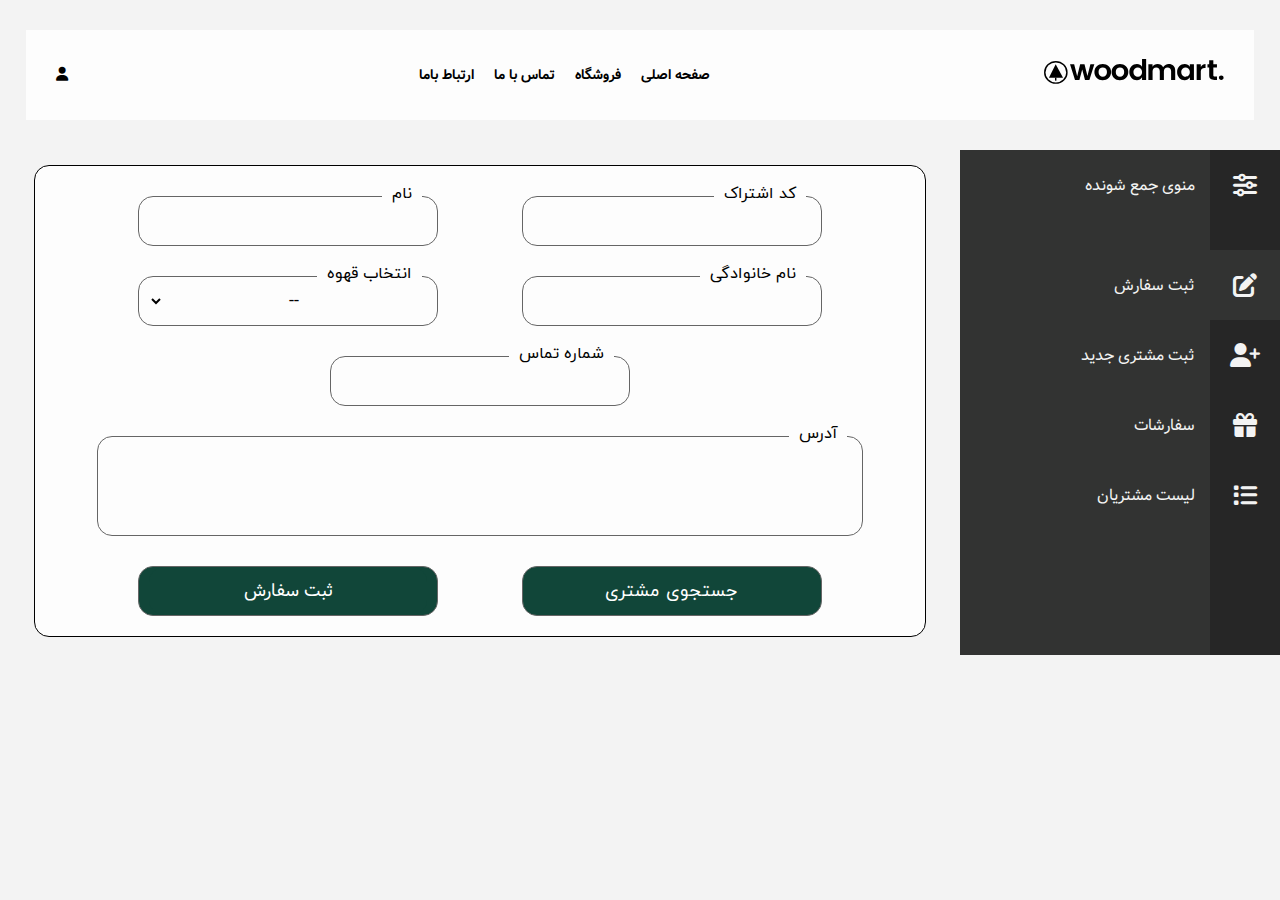
<file: account.html>
<!DOCTYPE html>
<html lang="fa-IR" dir="rtl">

<head>
    <meta charset="UTF-8">
    <meta http-equiv="X-UA-Compatible" content="IE=edge">
    <meta name="viewport" content="width=device-width, initial-scale=1.0">
    <title>پنل کاربری</title>
    <link rel="stylesheet" href="includes/css/account-style.css">
    <link rel="stylesheet" href="includes/css/style.css">
    <link rel="stylesheet" href="includes/css/all.css">
    <script src="includes/js/account-app.js" defer></script>
    <script src="includes/js/data-app.js" defer></script>
    <link rel="shortcut icon" href="images/icon/shortcut-icon.png" type="image/x-icon">
</head>

<body>
    <!-- header -->
    <header>
        <!-- menu -->
        <div class="slideshow">
            <div class="nav content">
                <a href="#" class="logo">
                    <img class="main-logo" src="images/icon/1.svg" alt="logo" width="180px">
                </a>
                <div class="menu">
                    <ul>
                        <li> <a href="index.html">صفحه اصلی</a></li>
                        <li> <a href="#">فروشگاه</a></li>
                        <li> <a href="#">تماس با ما</a></li>
                        <li> <a href="#">ارتباط باما</a></li>
                    </ul>
                </div>
                <div class="account">
                    <i class="fa fa-user"></i>
                </div>
            </div>
        </div>
    </header>
    <div class="main-content">
        <div class="sidebar">
            <div class="icon">
                <i class="fa fa-sliders sidebar-menu"></i>
                <i class="fa fa-edit selected order"></i>
                <i class="fa fa-user-plus registration"></i>
                <i class="fa fa-gift send"></i>
                <i class="fa fa-list list"></i>
            </div>
            <div class="nav">
                <span class="sidebar-menu sidebar-menu-name">منوی جمع شونده</span>
                <span class="order-name">ثبت سفارش</span>
                <span class="registration-name">ثبت مشتری جدید</span>
                <span class="send-name">سفارشات</span>
                <span class="list-name">لیست مشتریان</span>
            </div>
        </div>
        <div class="main">
            <div class="data order-box show">
                <form>
                    <div class="input content">
                        <label class="content">کد اشتراک</label>
                        <input class="content code-order" type="number">
                    </div>
                    <div class="input content">
                        <label class="content"> نام</label>
                        <input id="name-customer" class="content" type="text">
                    </div>
                    <div class="input content">
                        <label class="content">نام خانوادگی</label>
                        <input id="family-customer" class="content" type="text">
                    </div>
                    <div class="input content">
                        <label class="content">انتخاب قهوه</label>
                        <select id="prodouct-coffee" class="content">
                            <option>--</option>
                            <option>Guatemala Huehuetenango</option>
                            <option>Kenya Coffee</option>
                            <option>Colombia Bucaramanga</option>
                            <option>Brazil Diamond</option>
                        </select>
                    </div>
                    <div class="input content">
                        <label class="content">شماره تماس</label>
                        <input id="number-customer" class="content" type="number">
                    </div>
                    <div class="input address content">
                        <label class="content">آدرس</label>
                        <input id="address-customer" class="content" type="text">
                    </div>
                    <div class="input submit content">
                        <a class="search-customer-order input" href="#">جستجوی مشتری</a>
                    </div>
                    <div class="input submit content">
                        <input class="save-order" type="submit" value="ثبت سفارش">
                    </div>
                </form>
            </div>
            <div class="data registration-box">
                <form>
                    <div class="input">
                        <label> نام</label>
                        <input class="name-registration" type="text">
                    </div>
                    <div class="input">
                        <label>نام خانوادگی</label>
                        <input class="family-registration" type="text">
                    </div>
                    <div class="input">
                        <label>شماره تماس</label>
                        <input class="number-registration" type="number">
                    </div>
                    <div class="input address">
                        <label>آدرس</label>
                        <input class="address-registration" type="text">
                    </div>
                    <div class="input submit">
                        <input class="save-registration" type="submit" value="ثبت مشتری">
                    </div>
                </form>
            </div>
            <div class="send-box">
                <table class="table-send">
                    <tr>
                        <th>ردیف</th>
                        <th>کد اشتراک</th>
                        <th>نام</th>
                        <th>نام خانوادگی</th>
                        <th>سفارش</th>
                        <th>وضعیت</th>
                        <th>تغییر وضعیت</th>
                    </tr>
                </table>
            </div>
            <div class="list-box">
                <table class="table-list">
                    <tr>
                        <th>ردیف</th>
                        <th>کد اشتراک</th>
                        <th>نام</th>
                        <th>نام خانوادگی</th>
                        <th>شماره تماس</th>
                        <th>آدرس</th>
                    </tr>
                    <tr>
                        <td>1</td>
                        <td>1001</td>
                        <td>علیرضا</td>
                        <td>آقامیری</td>
                        <td>09386803608</td>
                        <td>تهران-تجریش-خ نیاوران-پ208</td>
                    </tr>
                </table>
            </div>
        </div>
    </div>
    <div class="message unshow">
        <div class="close-order">
            <div class="title-order content">
                <h3>اطلاعیه</h3>
            </div>
            <svg xmlns="http://www.w3.org/2000/svg" width="25" height="25" fill="currentColor" class="bi bi-x-lg cursor"
                viewBox="0 0 16 16">
                <path
                    d="M2.146 2.854a.5.5 0 1 1 .708-.708L8 7.293l5.146-5.147a.5.5 0 0 1 .708.708L8.707 8l5.147 5.146a.5.5 0 0 1-.708.708L8 8.707l-5.146 5.147a.5.5 0 0 1-.708-.708L7.293 8 2.146 2.854Z">
                </path>
            </svg>
        </div>
        <div class="body">
            <p></p>
            <button>تایید</button>
        </div>
    </div>
</body>

</html>
</file>
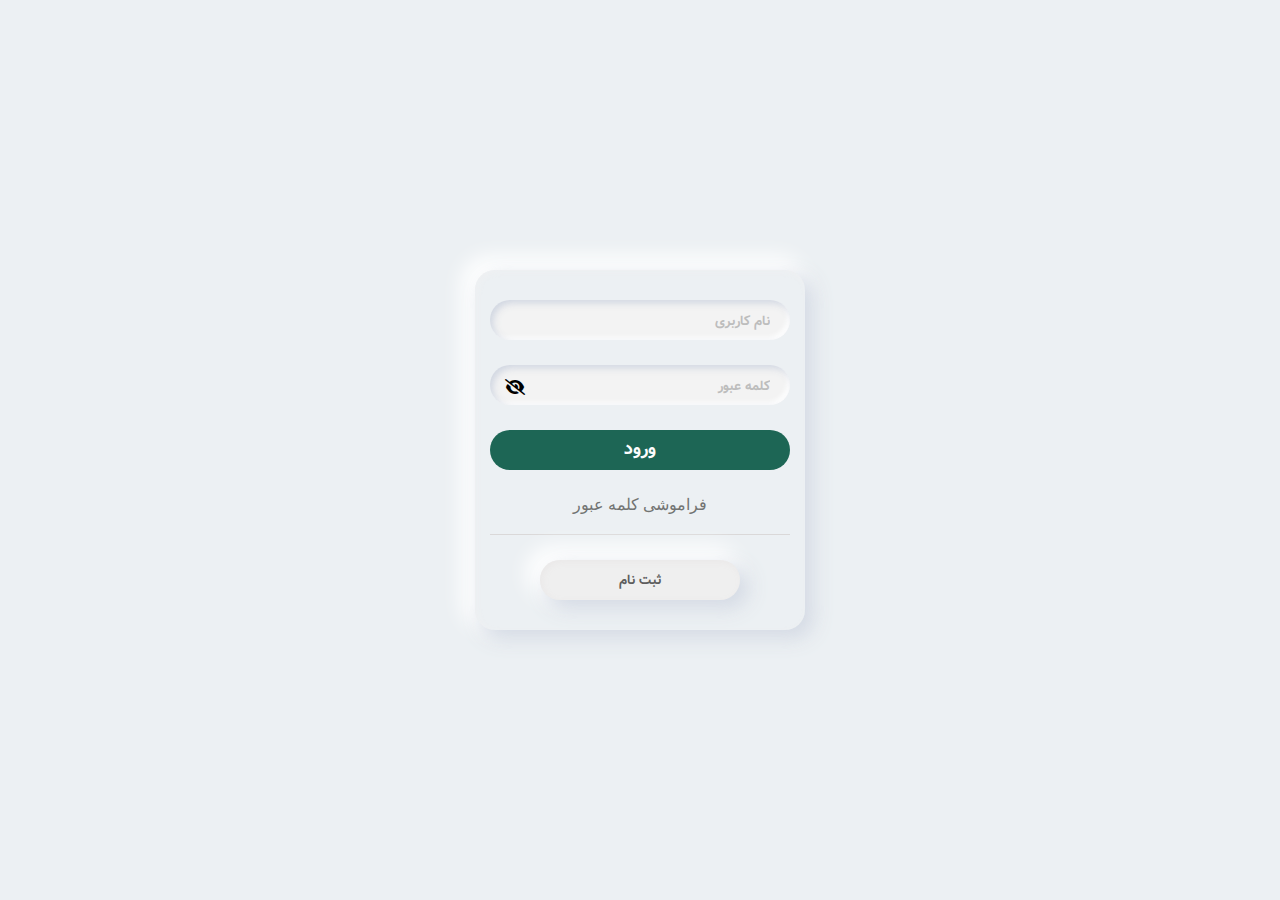
<file: login.html>
<!DOCTYPE html>
<html lang="fa-IR" dir="rtl">

<head>
    <meta charset="UTF-8">
    <meta http-equiv="X-UA-Compatible" content="IE=edge">
    <meta name="viewport" content="width=device-width, initial-scale=1.0">
    <title>ورود/ثبت نام</title>
    <link rel="stylesheet" href="includes/css/style.css">
    <link rel="stylesheet" href="includes/css/login-style.css">
    <link rel="stylesheet" href="includes/css/all.css">
    <script src="includes/js/login-app.js" defer></script>
    <link rel="shortcut icon" href="images/icon/shortcut-icon.png" type="image/x-icon">
</head>

<body>
    <div class="main-content">
        <div class="login">
            <form>
                <div class="message"></div>
                <input class="user-name input" type="text" name="username" id="username" placeholder="نام کاربری" required>
                <input class="user-name input" type="password" id="password" placeholder="کلمه عبور" required>
                <i class="fa fa-eye-slash"></i>
                <a href="#" class="button input vazir-bold" type="button">ورود </a>
                <!-- <input class="button input vazir-bold" type="button" value="ورود"> -->
                <a href="#">فراموشی کلمه عبور</a>
                <input class="input sign-up vazir-bold" type="button" value="ثبت نام">
            </form>

        </div>
    </div>
</body>
</html>
</file>
<file: includes/css/style.css>
* {
    margin: 0;
    padding: 0;
    box-sizing: border-box;
}

a {
    color: inherit;
    text-decoration: none;
    display: inline-block;
}

@font-face {
    font-family: iranianSans;
    src: url(../../fonts/IranianSans.woff);
}

@font-face {
    font-family: vazir-bold;
    src: url(../../fonts/Vazir-Bold.woff);
}

@font-face {
    font-family: yekan;
    src: url(../../fonts/yekan.woff2);
}

@font-face {
    font-family: vazir;
    src: url(../../fonts/Vazir.woff);
}

@font-face {
    font-family: parastoo;
    src: url(../../fonts/Parastoo-Bold-FD-WOL.woff);
}

.iranianSans {
    font-family: iranianSans !important;
}

.vazir-bold {
    font-family: vazir-bold !important;
}

.yekan {
    font-family: yekan !important;
}

.vazir {
    font-family: vazir !important;
}

.parastoo {
    font-family: parastoo !important;
}

.font-sans-serif {
    font-family: sans-serif;
}

body {
    background-color: #F3F3F3;
}

.cursor {
    cursor: pointer;
}

.display {
    display: block !important;
}

.opacity {
    opacity: 1 !important;
}

.display-none {
    display: none;
}

input::-webkit-outer-spin-button,
input::-webkit-inner-spin-button {
    -webkit-appearance: none;
    margin: 0;
}

/* setting */
.background-night {
    background-color: #333 !important;
}

.color-white {
    color: #fff;
}

/* mask */
div.mask {
    width: 100%;
    height: 100%;
    background-color: rgba(0, 0, 0, 0.466);
    position: fixed;
    top: 0;
    right: 0;
    z-index: 15;
    display: none;
}

/* header */
/* slide show */
header div.slideshow {
    width: 100%;
    position: relative;
}

header div.slideshow div.cover {
    width: 100%;
}

header div.slideshow div.primary {
    width: 40%;
    position: absolute;
    top: 190px;
    left: 70px;
    text-align: center;

}

header div.slideshow div.caption-cover {
    position: absolute !important;
    top: 150px !important;
    left: 360px !important;
}

header div.slideshow div.primary h2 {
    font-size: 2rem;
    color: #12463a;
    font-family: iranianSans;
    line-height: 70px;
    cursor: pointer;
}

header div.slideshow div.poster {
    display: none;
}

header div.slideshow div.caption {
    display: none;
}

header div.slideshow div.before-after {
    width: 96%;
    font-size: 3rem;
    position: absolute;
    top: 50%;
    right: 2%;
    display: flex;
    justify-content: space-between;
}

header div.slideshow div.before-after i {
    cursor: pointer;
    color: #00211a;
}

header div.slideshow div.nav {
    width: 96%;
    height: 90px;
    background-color: #fdfdfd;
    display: flex;
    justify-content: space-between;
    align-items: center;
    position: absolute;
    top: 30px;
    right: 2%;
    font-family: vazir-bold;
    font-size: 14px;
    padding: 0 30px;
}

header div.slideshow ul {
    list-style: none;
}

header div.slideshow ul li {
    display: inline-block;
    margin-left: 1rem;
}

header div.slideshow div.login-cart {
    width: 250px;
    display: flex;
    justify-content: space-between;
    align-items: center;
}

header div.slideshow div.login-cart div.shopping a.icon {
    margin-right: 15px;
}

header div.slideshow div.login-cart div.shopping a.icon i {
    font-size: 20px;
}

div.number {
    width: 20px;
    height: 20px;
    font-size: 12px;
    background-color: #247061;
    text-align: center;
    border-radius: 50%;
    transform: translate(10px, 10px);
    color: #fff;
    padding-top: 2px;
    margin: auto;
}

header div.slideshow div.nav-md {
    width: 100%;
    height: 70px;
    background-color: #fdfdfd;
    display: flex;
    justify-content: space-between;
    align-items: center;
    position: absolute;
    top: 0px;
    right: 0;
    font-family: vazir-bold;
    padding: 0 30px;
}

header div.slideshow div.nav-md i {
    font-size: 20px;
}

header div.slideshow div.dropdown {
    width: 300px;
    height: 100vh;
    min-height: 500px;
    position: absolute;
    top: 0;
    right: 0;
    background-color: #fff;
    z-index: 20;
    box-shadow: -3px 5px 7px #0000003b;
    transform: translateX(110%);
    transition: .5s;
}

.show {
    transform: translateX(0) !important;
}

header div.slideshow div.dropdown div.close {
    padding: 20px;
    display: flex;
    justify-content: flex-end;
}

header div.slideshow div.dropdown div.close i {
    font-size: 20px;
}

header div.slideshow div.dropdown input {
    width: 96%;
    height: 40px;
    margin-right: 2%;
    font-size: 16px;
    font-family: vazir-bold;
    border-radius: 5px;
    padding: 0 10px;
    outline-color: #247061;
    border: 1px solid #999;

}

header div.slideshow div.dropdown ul.menu {
    display: flex;
    flex-direction: column;
}

header div.slideshow div.dropdown ul.menu li {
    width: 100%;
    height: 60px;
    border-bottom: 1px solid #999;
    padding: 15px;
    font-size: 14px;
    font-family: vazir-bold;
}

/* main content */
/* navigation */
div.main-content div.nav-bottom-md {
    width: 100%;
    height: 70px;
    background-color: #f5f5f5;
    position: fixed;
    bottom: 0;
    right: 0;
    z-index: 10;
    align-items: flex-end;
    justify-content: space-around;
    display: none;
    padding-bottom: 5px;
}

div.main-content div.nav-bottom-md a.icon {
    text-align: center;
}

div.main-content div.nav-bottom-md a.icon span {
    display: block;
}

/* product */
div.main-content div.product div.title h2 {
    text-align: center;
    margin-top: 40px;
    font-size: 1.5rem;
    color: #12463a;
}

div.main-content div.product section {
    display: flex;
    justify-content: space-between;
}

div.main-content div.product section div.card {
    text-align: center;
    position: relative;
}

div.main-content div.product section div.card:hover div.price {
    color: #666;
}

div.main-content div.product section div.card:hover div.image-product div.button {
    opacity: 1;
    position: absolute;
    right: 50%;
    bottom: 70px;
}

div.main-content div.product section div.image-product a :nth-child(1) {
    opacity: 0;
    transition: .7s;
}

div.main-content div.product section div.card:hover div.image-product a img.second-img {
    opacity: 0;
}


div.main-content div.product section div.card:hover div.image-product a :nth-child(1) {
    opacity: 1;
}

div.main-content div.product section div.card div.image-product a {
    overflow: hidden;
    position: relative;
}

div.main-content div.product section div.card div.image-product a img.second-img {
    position: absolute;
    top: 0;
    right: 0;
    transition: .8s;
}

div.main-content div.product section div.card div.image-product div.button {
    background-color: #fff;
    width: 70%;
    height: 40px;
    border-radius: 10px;
    display: flex;
    justify-content: space-around;
    align-items: center;
    position: absolute;
    right: 50%;
    bottom: 50px;
    transform: translateX(50%);
    opacity: 0;
    transition: .5s;
}

div.main-content div.product section div.card div.image-product div.button svg {
    cursor: pointer;
}

div.main-content div.product section div.card span {
    font-size: 18px;
    display: block;
    color: #114639;
}

div.main-content div.product section div.card div.price {
    font-size: 14px;
    font-family: parastoo;
    margin-top: 10px;
    color: #114639;
}

/* advertising */
div.main-content div.advertising {
    width: 96%;
    margin: 60px auto 0;
    display: flex;
}

div.main-content div.advertising div.taking-orders {
    width: 40%;
    text-align: center;
    position: relative;
}

div.main-content div.advertising div.taking-orders p.title {
    font-size: 1.4rem;
    font-family: vazir-bold;
    color: #114639;
    margin: 50px 0 20px;
}

div.main-content div.advertising div.taking-orders p.des {
    font-size: 1.1rem;
    font-family: yekan;
    color: #666;
}

div.main-content div.advertising div.taking-orders span {
    color: #114639;
    font-size: 1.3rem;
    font-family: vazir;
    margin: 20px 0 40px;
    position: relative;
    display: inline-block;
    cursor: pointer;
}

div.main-content div.advertising div.taking-orders span::before {
    content: "";
    width: 100%;
    height: 2px;
    background-color: #114639;
    position: absolute;
    bottom: 0;
    right: 0;
}

div.main-content div.advertising div.order {
    width: 60%;
    max-height: 90vh;
    overflow: auto;
    background-color: #fdfdfd;
    border-radius: 15px;
    border: 1px solid #000;
    position: fixed;
    top: 50%;
    right: 50%;
    transform: translate(50%, -50%);
    z-index: 16;
    display: none;
}

div.main-content div.advertising div.order div.close-order {
    margin: 10px;
    display: flex;
    justify-content: space-between;
    margin: 20px;
    border-bottom: 1px solid #666;
    padding-bottom: 10px;
}

div.main-content div.advertising div.order div.close-order div.title-order {
    color: #114639;
    font-size: 18px;
    font-family: vazir;
}

div.main-content div.advertising div.order div.close-order div.title-order h3 {
    font-size: 1em;
}

div.main-content div.advertising div.order form {
    width: 100%;
    text-align: right;
    padding: 20px;
    font-size: 18px;
    font-family: yekan;
    display: flex;
    justify-content: space-evenly;
    flex-wrap: wrap;
}

div.main-content div.advertising div.order form div.input {
    width: 300px;
    height: 50px;
    border: 1px solid #666;
    display: inline-block;
    position: relative;
    padding: 0 10px;
    margin-bottom: 30px;
    border-radius: 15px;
    background-color: #fdfdfd;
}

div.main-content div.advertising div.order form div.input label {
    padding: 0 10px;
    position: absolute;
    top: -14px;
    right: 15px;
    background-color: #fdfdfd;
    border-radius: 5px;
    text-align: center;
    font-size: 1rem;
}

div.main-content div.advertising div.order form div.input input,
select {
    width: 100%;
    height: 100%;
    border: none;
    font-size: 18px;
    font-family: vazir;
    outline: none;
    border-radius: 15px;
    background-color: #fdfdfd;
}

div.main-content div.advertising div.order form div.address {
    width: 90%;
    height: 100px;
}

div.main-content div.advertising div.order form div.submit {
    background-color: #114639;
    cursor: pointer;
}

div.main-content div.advertising div.order form div.submit input {
    background-color: #114639;
    color: #fff;
    cursor: pointer;
}

div.main-content div.advertising div.taking-orders div.poster {
    width: 60%;
    position: absolute;
    bottom: 0;
    right: 50%;
    transform: translateX(50%);
}

div.main-content div.advertising div.taking-orders div.poster img {
    display: block;
    height: 100%;
}

div.main-content div.advertising {
    margin-bottom: 50px;
}

div.main-content div.advertising div.find-us {
    width: 60%;
}

div.main-content div.advertising div.find-us div.poster img {
    display: block;
    transition: .6s;
}

div.main-content div.advertising div.find-us div.poster:hover img {
    transform: scale(1.1);
}

div.main-content div.advertising div.find-us div.poster {
    height: 100%;
    overflow: hidden;
}

div.main-content div.finely-coffee {
    display: flex;
}

div.main-content div.finely-coffee div.poster {
    width: 60%;
}

div.main-content div.finely-coffee div.caption-finely-coffee {
    width: 35%;
    margin-right: 20px;
    display: flex;
    flex-direction: column;
    justify-content: center;
}

div.main-content div.finely-coffee div.caption-finely-coffee p.title {
    color: #114639;
    font-size: 1.5em;
    font-family: vazir-bold;
    margin-bottom: 20px;
}

div.main-content div.finely-coffee div.caption-finely-coffee p.des {
    font-family: yekan;
    font-size: .9em;
    color: #666;
    line-height: 30px;
    margin-bottom: 25px;
}

div.main-content div.finely-coffee div.caption-finely-coffee div.btn {
    display: flex;
    flex-direction: column;
    align-items: center;
}

div.main-content div.finely-coffee div.caption-finely-coffee button {
    width: 200px;
    height: 35px;
    border: 1px solid #114639;
    text-align: center;
    font-size: 1em;
    font-family: vazir-bold;
    color: #114639;
    margin: 3px 0;
}

div.main-content div.finely-coffee div.caption-finely-coffee button:hover {
    background-color: #114639;
    color: #fdfdfd;
}

/* Second products */
div.main-content div.product {
    position: relative;
}

div.main-content div.Second-products section {
    width: 94% !important;
    overflow: hidden;
    margin: 50px auto;
    display: grid;
    grid-template-columns: repeat(8, 1fr);
}

div.main-content div.Second-products section div.card {
    width: 240px;
    display: inline-block;
}

div.main-content div.product div.btn-product .right {
    position: absolute;
    top: 50%;
    right: 5px;
    color: #114639;
    font-size: 2em;
    cursor: pointer;
}

div.main-content div.product div.btn-product .left {
    position: absolute;
    top: 50%;
    left: 5px;
    color: #114639;
    font-size: 2em;
    cursor: pointer;
}

div.main-content div.rest {
    width: 100% !important;
}

div.rest p {
    width: 94%;
    text-align: right;
    padding-right: 30px;
}

div.rest p.des {
    font-family: yekan !important;
    font-size: .9em !important;
    line-height: 24px !important;
}

div.rest div.taking-orders div.icon {
    width: 25%;
    position: absolute;
    bottom: 30px;
    right: 50%;
    transform: translateX(50%);
}

div.rest div.taking-orders div.icon img {
    transition: .6s;
    border-radius: 50%;
    padding: 2px;
}

div.rest div.taking-orders div.icon img:hover {
    transform: rotate(360deg);
    border-top: 4px solid #f2ba2f;
    border-bottom: 4px solid #f2ba2f;
    border-right: 4px solid #114639;
    border-left: 4px solid #114639;
}

/* newsletter */
div.main-content div.newsletter {
    display: flex;
    align-items: center;
    justify-content: space-between;
}

div.main-content div.newsletter div.newslatterform {
    width: 60%;
    padding: 20px;
    margin: auto;
    font-size: 1.4em;
    color: #114639;
}

div.main-content div.newsletter div.newslatterform form {
    text-align: center;
    margin-top: 20px ;
}

div.main-content div.newsletter div.newslatterform form input {
    width: 40%;
    min-width: 200px;
    height: 35px;
    outline: #cacaca;
    border: 1px solid #cacaca;
    direction: ltr;
    padding: 0 10px;
    margin-top: 10px;

}

div.main-content div.newsletter div.newslatterform form button {
    width: 20%;
    min-width: 100px;
    height: 35px;
    outline: #114639;
    border: 1px solid #cacaca;
    background-color: #114639;
    color: #fdfdfd;
    margin-top: 10px;

}

div.main-content div.newsletter div.poster img{
    display: block;
}

/* footer */
footer{
    width: 100%;
    background-color: #111;
    color: #fdfdfd;
    font-size: .8em;
    padding:20px 10px;
    display: grid;
    grid-template-columns: 3fr 1fr 1fr;
    gap: 25px;
    text-align: center;
}
footer div.about{
    text-align: right;
}
footer div.about p{
    line-height: 26px;
    margin-top: 10px;
}
footer h4{
    font-size: 1.3em;
    margin:12px 0;
}
footer a{
    display: block;
    line-height: 26px;
}
footer a:hover{
    color: #149171;
}


/* setting */
div.main-content div.menu-setting {
    width: 170px;
    border-radius: 0 15px 15px 0;
    background-color: #F3F3F3;
    position: fixed;
    top: 10%;
    left: -170px;
    z-index: 20;
    padding: 10px;
    transition: .5s;
}

.open-menu-setting {
    position: fixed;
    top: 20%;
    left: 0 !important;
    box-shadow: 2px 2px 7px 0px #626161;
}

div.main-content div.menu-setting h4 {
    font-family: vazir;
    border-radius: 10px;
    padding: 10px 0;
    margin-bottom: 20px;
    text-align: center;
    background-color: #1d6655;
    color: #fff;
}

div.main-content div.menu-setting p {
    height: 50px;
    margin-bottom: 10px;
    padding: 12px;
    font-size: 14px;
    cursor: pointer;
    background-color: #e2e2e2;
    border-radius: 10px;
    border: 1px solid #e2e2e2;
}

div.main-content div.menu-setting span {
    font-family: yekan;
    display: block;
    margin: 30px 0 10px;
    font-size: 18px;
}

div.main-content div.menu-setting div.icon {
    width: 40px;
    height: 40px;
    border-radius: 0 15px 15px 0;
    background-color: #f3f3f3;
    position: fixed;
    top: 15%;
    left: 0px;
    z-index: 20;
    transition: .5s;
    cursor: pointer;
    box-shadow: 2px 2px 4px 0px #626161;
}

div.main-content div.menu-setting div.icon svg {
    margin: 5px;
}

div.main-content div.menu-setting div.mode {
    height: 50px;
    margin-bottom: 10px;
    font-size: 14px;
    background-color: #e2e2e2;
    border-radius: 10px;
    border: 1px solid #e2e2e2;
}

div.main-content div.menu-setting div.mode i {
    font-size: 20px;
    padding: 12px;
    cursor: pointer;
}

/* responsive */
@media screen and (min-width:993px) {
    header div.slideshow div.nav-md {
        display: none;
    }

    .caption-cover {
        width: 350px !important;
        position: absolute !important;
        top: -35px !important;
        left: 300px !important;
    }
}

@media screen and (max-width:992px) {
    header div.slideshow div.nav {
        display: none;
    }

    header div.slideshow div.primary {
        width: 40%;
        position: absolute;
        top: 135px;
        left: 70px;
        text-align: center;

    }

    header div.slideshow div.primary h2 {
        font-size: 2rem;
        color: #12463a;
        font-family: iranianSans;
        line-height: 50px;
        cursor: pointer;
    }

    header div.slideshow div.login-cart {
        width: 0;
        margin-left: 40px;
    }

    div.main-content div.nav-bottom-md {
        display: flex;
    }

    .caption-cover {
        width: 350px !important;
        position: absolute !important;
        top: -35px !important;
        left: 185px !important;
    }

    div.main-content div.product section {
        display: grid;
        grid-template-columns: 1fr 1fr;

    }

    div.main-content div.product section div.card {
        width: 100% !important;
    }

    div.main-content div.product section div.card a {
        width: 80%;
    }

    div.main-content div.advertising div.taking-orders p.title {
        font-size: 1.3rem;
        margin: 1rem auto .6rem;
    }

    div.main-content div.advertising div.taking-orders p.des {
        font-size: 1rem;
    }

    div.main-content div.advertising div.taking-orders span {
        font-size: 1rem;
        margin-top: 10px;
    }

    div.main-content div.advertising div.taking-orders div.poster {
        width: 55%;
    }

    div.main-content div.finely-coffee div.caption-finely-coffee {
        width: 30%;
        font-size: 14px;
    }

    div.main-content div.finely-coffee div.caption-finely-coffee p.title {
        margin-bottom: 10px;
    }

    div.main-content div.finely-coffee div.caption-finely-coffee p.des {
        line-height: 24px;
        margin-bottom: 15px;
    }

    div.main-content div.Second-products section {
        grid-template-columns: repeat(8, 1fr);
    }

    div.main-content div.Second-products section div.card {
        width: 280px !important;
    }
    footer{
        padding-bottom: 80px;
    }
}

@media screen and (max-width:768px) {
    header div.slideshow div.primary {
        width: 40%;
        position: absolute;
        top: 120px;
        left: 45px;
        text-align: center;

    }

    .caption-cover {
        width: 230px !important;
        position: absolute !important;
        top: -35px !important;
        left: 160px !important;
        font-size: 1.2rem !important;
    }

    header div.slideshow div.primary h2 {
        font-size: 1.2rem;
        color: #12463a;
        font-family: iranianSans;
        line-height: 50px;
        cursor: pointer;
    }

    div.main-content div.advertising {
        width: 100%;
        display: inline-block;
    }

    div.main-content div.advertising div.taking-orders {
        width: 100%;

        display: block;
    }

    div.main-content div.advertising div.taking-orders p.title {
        margin: 0 auto 1.8rem;
    }

    div.main-content div.advertising div.taking-orders span {
        margin: 1.8rem auto;

    }

    div.main-content div.advertising div.taking-orders div.poster {
        width: 50%;
        position: relative;
    }

    div.main-content div.advertising div.find-us {
        width: 80%;
        display: block;
        margin: auto;
    }

    div.main-content div.finely-coffee {
        display: inline-block;
    }

    div.main-content div.finely-coffee div.poster {
        width: 80%;
        margin: auto;
    }

    div.main-content div.finely-coffee div.caption-finely-coffee {
        width: 80%;
        margin: 30px auto;
    }

    div.main-content div.finely-coffee div.caption-finely-coffee p.des {
        margin-bottom: 15px;
    }

    div.main-content div.finely-coffee div.caption-finely-coffee button {
        width: 270px;
        height: 40px;
        margin: 7px 0;
    }

    div.rest div.taking-orders div.icon {
        position: relative;
        bottom: 0;
        margin: 30px 0;
    }
    /* newsletter */
    div.main-content div.newsletter{
        width: 94%;
        margin: auto;
        display: block;
    }
    div.main-content div.newsletter div.newslatterform {
        width: 100%;
        font-size: 18px;
        text-align: center;
        border: 1px solid #114639;
        margin-bottom: 20px;
    }
    div.main-content div.newsletter div.poster{
        width: 50%;
        margin: auto;
    }
    footer{
        display: block;
    }
    footer div.stores{
        display: inline-block;
    }
    footer div.buy{
        display: inline-block;
        margin-right: 100px;
    }
}

@media screen and (max-width:600px) {
    header div.slideshow div.primary h2 {
        display: none;
    }
}

@media screen and (max-width:576px) {
    div.main-content div.product section {
        display: grid;
        grid-template-columns: 1fr;
    }

    div.main-content div.product section div.card a {
        width: 50%;
    }

    div.main-content div.Second-products section {
        grid-template-columns: repeat(8, 1fr);
    }

    div.main-content div.Second-products section div.card {
        width: 280px !important;
    }
}

@media screen and (max-height:600px){
    /* setting */
    div.main-content div.menu-setting {
        height: 400px;
        overflow: auto;
    }

}

/* --------------------------css in js-------------------------- */
.open-menu {
    left: 170px !important;
}

.style-button-night {
    background-color: #12463a !important;
    color: #e2ede9 !important;
    border-radius: 10px !important;
}

.setContentTheme {
    background-color: #333 !important;
    color: #f3f3f3 !important;
}
</file>
<file: includes/css/account-style.css>
div.main-content {
    display: grid;
    grid-template-columns: 1fr 3fr;
    padding-top: 150px;
}

/* sidebar */
div.main-content div.sidebar {
    display: grid;
    grid-template-columns: 70px 200px;
    background-color: #323332;
}

div.main-content div.sidebar div.icon {
    display: flex;
    flex-direction: column;
    background-color: #262626;
}

div.main-content div.sidebar div.icon i {
    height: 70px;
    font-size: 24px;
    display: flex;
    align-items: center;
    justify-content: center;
    color: #f3f3f3;
    cursor: pointer;
}

div.main-content div.sidebar div.icon i.selected {
    background-color: #323332;
}

div.main-content div.sidebar .sidebar-menu {
    margin-bottom: 30px;
}

div.main-content div.sidebar div.nav {
    display: flex;
    flex-direction: column;
    padding-right: 15px;
}

div.main-content div.sidebar div.nav span {
    height: 70px;
    display: flex;
    align-items: center;
    justify-content: flex-start;
    color: #f3f3f3;
    font-family: vazir;
    cursor: pointer;
}

/* main */
div.main-content div.main {
    min-height: 505px;
    padding: 15px;
    position: relative;
}

/* order */
div.main-content div.data {
    width: 96%;
    margin: auto;
    padding-top: 10px;
    background-color: #fdfdfd;
    border-radius: 15px;
    border: 1px solid #000;
    display: none;
}

div.main-content div.main div.data form div.submit {
    margin-bottom: 0;
}

div.main-content div.data div.close-order {
    margin: 10px;
    display: flex;
    justify-content: space-between;
    margin: 20px;
    border-bottom: 1px solid #666;
    padding-bottom: 10px;
}

div.main-content div.data div.close-order div.title-order {
    color: #114639;
    font-size: 18px;
    font-family: vazir;
}

div.main-content div.data div.close-order div.title-order h3 {
    font-size: 1em;
}

div.main-content div.data form {
    width: 100%;
    text-align: right;
    padding: 20px;
    font-size: 18px;
    font-family: yekan;
    display: flex;
    justify-content: space-evenly;
    flex-wrap: wrap;

}

div.main-content div.data form div.input {
    width: 300px;
    height: 50px;
    border: 1px solid #666;
    display: inline-block;
    position: relative;
    padding: 0 10px;
    margin-bottom: 30px;
    border-radius: 15px;
    background-color: #fdfdfd;
}

div.main-content div.data form div.input label {
    padding: 0 10px;
    position: absolute;
    top: -14px;
    right: 15px;
    background-color: #fdfdfd;
    border-radius: 5px;
    text-align: center;
    font-size: 1rem;
}

div.main-content div.data form div.input input,
select {
    width: 100%;
    height: 100%;
    border: none;
    font-size: 18px;
    font-family: vazir;
    outline: none;
    border-radius: 15px;
    background-color: #fdfdfd;
    text-align: center;
}

div.main-content div.data form div.address {
    width: 90%;
    height: 100px;
}

div.main-content div.data form div.submit {
    background-color: #114639;
    cursor: pointer;
    display: flex;
    justify-content: space-between;
    align-items: center;
}

div.main-content div.data form div.submit input {
    background-color: #114639;
    color: #fff;
    cursor: pointer;
}

div.main-content div.data form div.submit a {
    width: 100%;
    height: 100%;
    display: flex;
    justify-content: center;
    align-items: center;
    color: #fff;
}

/* list Customer */
div.main-content div.main div.send-box {
    display: none;
}

div.main-content div.main div.list-box {
    display: none;
}

div.main-content div.main div table {
    width: 96%;
    margin: auto;
    border: 1px solid #666;
    font-family: yekan;
    /* border-collapse: collapse; */
}

div.main-content div.main div table tr>* {
    border: 1px solid #666;
    text-align: center;
    padding: 5px 0;
}

div.main-content div.main div.list table tr:nth-child(2n) {
    background-color: #07f6b61e;
}

div.message {
    width: 400px;
    height: 200px;
    background-color: #faf9f9;
    border: 1px solid #666;
    border-radius: 10px;
    position: absolute;
    top: 50%;
    right: 50%;
    transform: translate(50%, -50%);
    padding: 15px;
}

div.message div.close-order {
    display: flex;
    align-items: center;
    justify-content: space-between;
    border-bottom: 1px solid #666;
    padding-bottom: 10px;
}

div.message p {
    font-size: 16px;
    font-family: yekan;
    text-align: right;
    margin-top: 10px;
}

div.message button {
    width: 110px;
    height: 35px;
    background-color: #114639;
    color: #fdfdfd;
    font-family: vazir;
    text-align: center;
    border: none;
    border-radius: 10px;
    position: absolute;
    bottom: 10px;
    right: 50%;
    transform: translateX(50%);
    cursor: pointer;
}

@media screen and (max-width: 992px) {
    header div.slideshow div.nav {
        display: flex !important;
    }
}

/* ---------------------------css in js--------------------------- */
.mini-sidebar-menu {
    grid-template-columns: 1fr 15fr !important;
}

.show {
    display: block !important;
}

.unshow {
    display: none !important;
}

div.main-content div.mini-sidebar {
    display: inline-block !important;
    width: 70px !important;
}

table.table-send tr td button {
    background-color: #114639;
    color: #fff;
    text-align: center;
    padding: 5px 15px;
    outline: none;
    border: none;
    border-radius: 5px;
    font-family: yekan;
}
</file>
<file: includes/css/login-style.css>
body {
    background-color: #ecf0f3;
    position: relative;
    overflow: hidden;
}

div.main-content div.login {
    width: 100%;
    height: 100vh;
    display: flex;
    align-items: center;
    justify-content: center;
}

div.main-content div.login form {
    border-radius: 20px;
    padding: 30px 15px;
    display: flex;
    justify-content: center;
    align-items: center;
    flex-direction: column;
    box-shadow: 7px 7px 20px 0px #c9d1ded6, -7px -7px 20px 7px #fff, inset 2px 2px 7px 0 #f3f0f05c;
    z-index: 10;
    position: relative;
}

div.main-content div.login form .input {
    border: none;
    border-radius: 40px;
    outline: none;
}

div.main-content div.login form input.user-name {
    width: 300px;
    height: 40px;
    padding: 0 20px;
    margin-bottom: 25px;
    background-color: #f3f3f3;
    box-shadow: inset 3px 3px 7px 0px #c9d1ded6, inset -3px -3px 4px 0px #ffff
}

div.main-content div.login form ::-webkit-input-placeholder {
    color: #bdbdbd;
    font-family: vazir-bold;
}

div.main-content div.login form i {
    position: absolute;
    bottom: 235px;
    left: 30px;
}

div.main-content div.login form .button {
    width: 300px;
    height: 40px;
    background-color: #1d6655;
    color: #fdfdfd;
    font-size: 18px;
    padding-top:5px ;
    margin-bottom: 25px;
    cursor: pointer;
}

div.main-content div.login form a {
    text-align: center;
    width: 300px;
    color: #727472;
    padding-bottom: 20px;
    border-bottom: 1px solid #dad8d8;
}

div.main-content div.login form .sign-up {
    width: 200px;
    height: 40px;
    color: #5e5e5e;
    margin-top: 25px;
    cursor: pointer;
    box-shadow: 7px 7px 20px 0px #c9d1ded6, -7px -7px 20px 7px #fff, inset 2px 2px 7px 0 #eae8e8;
}

/* --------------css for javascript------------------ */
.error {
    width: 300px;
    border-radius: 15px;
    padding: 10px;
    margin-bottom: 15px;
    background-color: #f2caca;
    text-align: center;
    font-family: vazir;
    font-size: 16px;
}

.correct {
    width: 300px;
    border-radius: 15px;
    padding: 10px;
    margin-bottom: 15px;
    background-color: #aafdaa9e;
    text-align: center;
    font-family: vazir;
    font-size: 16px;
}
</file>
